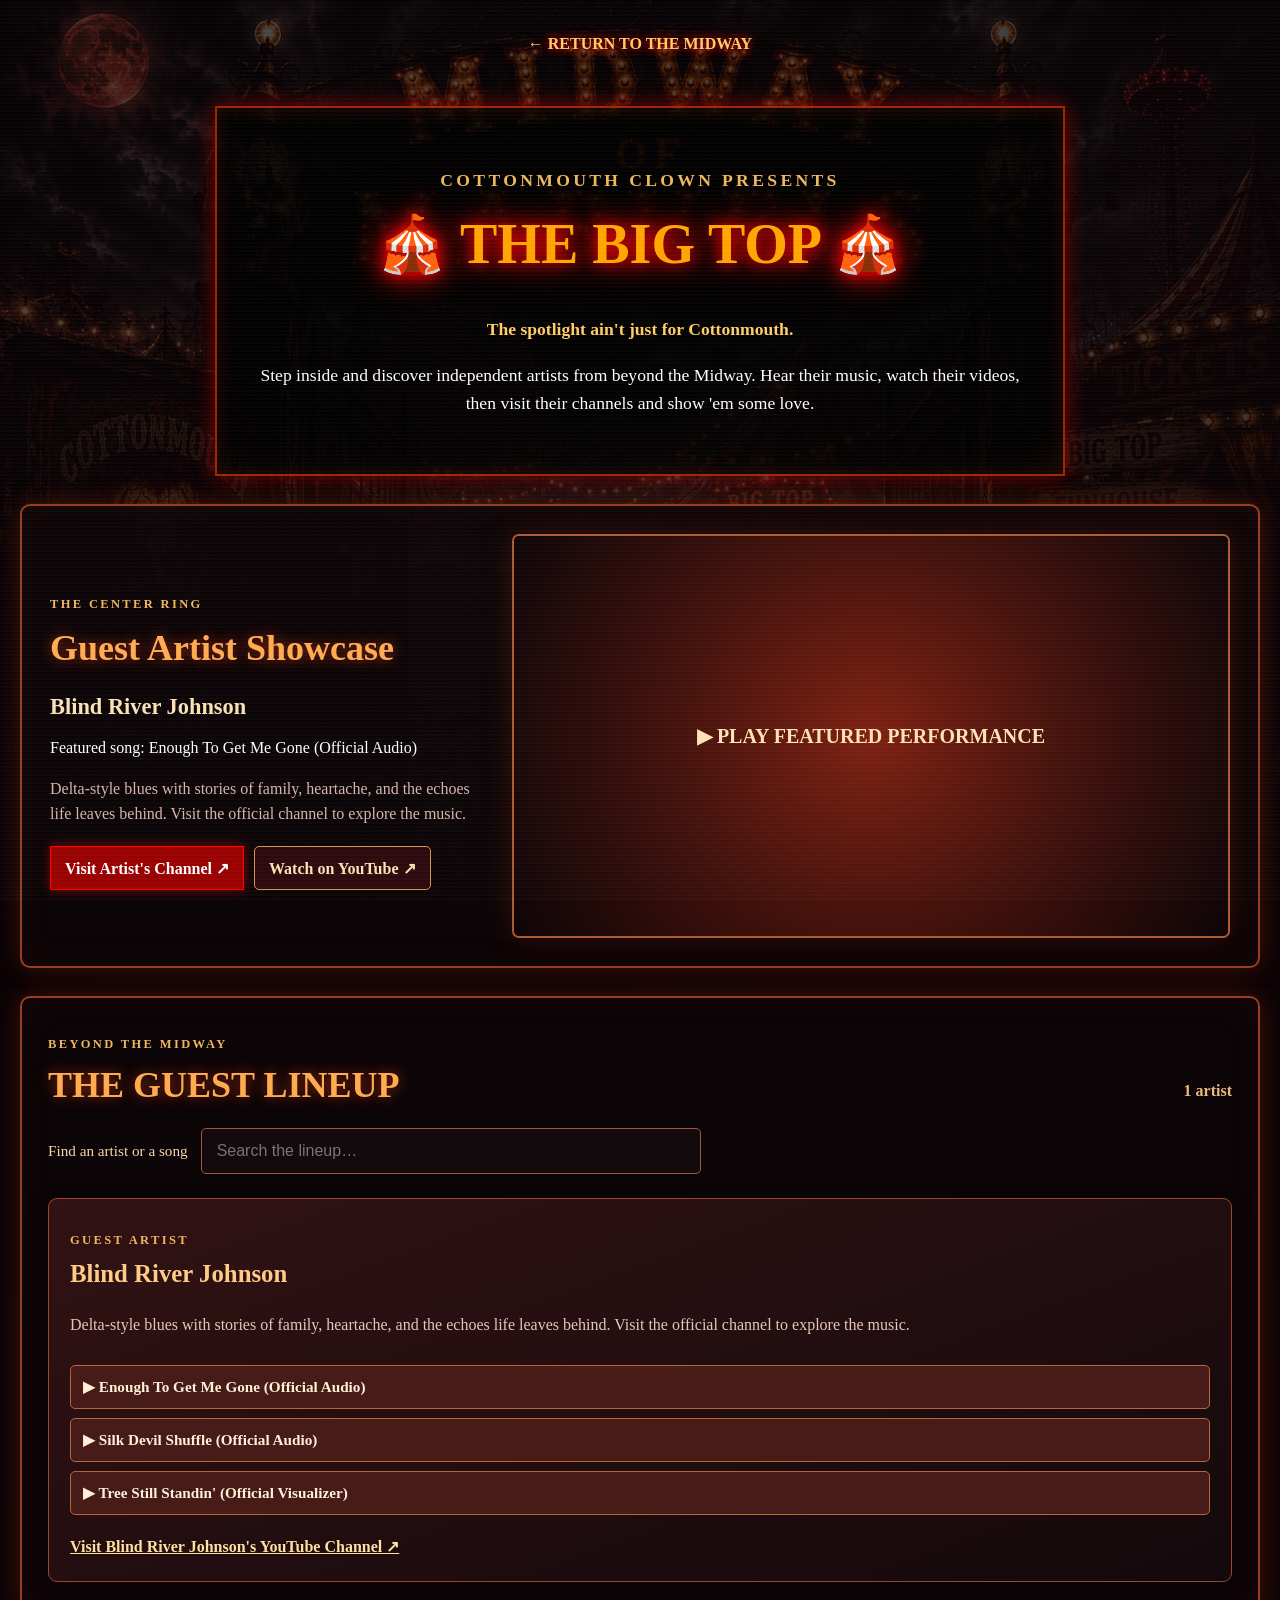
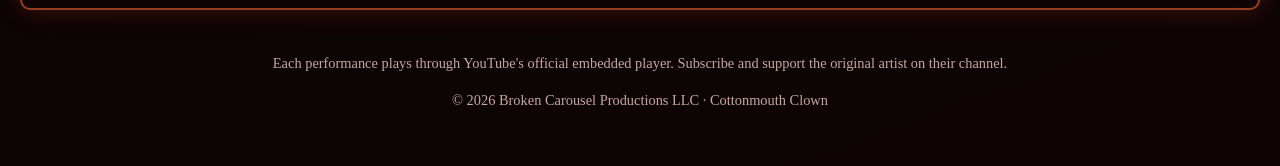
<file: bigtop.html>
<!DOCTYPE html>
<html lang="en">
<head>
<meta charset="UTF-8">
<meta name="viewport" content="width=device-width,initial-scale=1">
<meta name="theme-color" content="#100808">
<meta name="description" content="Step into the Big Top: guest artists, music videos and independent channels featured by Cottonmouth Clown.">
<title>The Big Top — Guest Artists | Cottonmouth Clown</title>
<link rel="stylesheet" href="style.css">
<link rel="stylesheet" href="bigtop.css?v=20261127-2">
</head>
<body class="subpage bigtop-bg">
<div class="projector" aria-hidden="true"></div>
<main class="subpage-wrap bigtop-page">
  <a href="index.html" class="back-button">← RETURN TO THE MIDWAY</a>
  <header class="subpage-card bigtop-heading">
    <p class="bigtop-kicker">COTTONMOUTH CLOWN PRESENTS</p>
    <h1>🎪 THE BIG TOP 🎪</h1>
    <p class="subpage-tagline">The spotlight ain't just for Cottonmouth.</p>
    <p>Step inside and discover independent artists from beyond the Midway. Hear their music, watch their videos, then visit their channels and show 'em some love.</p>
  </header>

  <section class="bigtop-stage" aria-labelledby="stageHeading">
    <div class="bigtop-stage-info">
      <p class="bigtop-kicker">THE CENTER RING</p>
      <h2 id="stageHeading">Guest Artist Showcase</h2>
      <h3 id="stageArtist">The stage is being set…</h3>
      <p id="stageSong">Choose a performance from the artist cards below.</p>
      <p id="stageDescription" class="bigtop-stage-description">Every featured artist gets a direct link to their own channel. The music belongs to its creator.</p>
      <div class="bigtop-stage-links">
        <a id="stageChannel" class="listen-button hidden" target="_blank" rel="noopener noreferrer">Visit Artist's Channel ↗</a>
        <a id="stageVideo" class="bigtop-outline-button hidden" target="_blank" rel="noopener noreferrer">Watch on YouTube ↗</a>
      </div>
    </div>
    <div class="bigtop-video" id="videoContainer">
      <div class="bigtop-video-placeholder" id="stagePlaceholder">
        <span aria-hidden="true">🎤</span>
        <strong>THE NEXT ACT IS COMING</strong>
        <p>The spotlight is ready. The guest artist lineup is being assembled.</p>
      </div>
    </div>
  </section>

  <section class="bigtop-lineup" aria-labelledby="lineupHeading">
    <div class="bigtop-lineup-title">
      <div><p class="bigtop-kicker">BEYOND THE MIDWAY</p><h2 id="lineupHeading">THE GUEST LINEUP</h2></div>
      <p id="artistCount" class="bigtop-count" aria-live="polite"></p>
    </div>
    <div class="bigtop-tools">
      <label for="artistSearch">Find an artist or a song</label>
      <input id="artistSearch" type="search" placeholder="Search the lineup…" autocomplete="off">
    </div>
    <div id="artistLineup" class="bigtop-artist-grid" aria-live="polite">
      <p class="bigtop-empty">Checking the lineup…</p>
    </div>
  </section>

  <footer class="bigtop-footer">
    <p>Each performance plays through YouTube's official embedded player. Subscribe and support the original artist on their channel.</p>
    <p>© 2026 Broken Carousel Productions LLC · Cottonmouth Clown</p>
  </footer>
</main>
<script defer src="bigtop.js?v=20261127-2"></script>
</body>
</html>
</file>
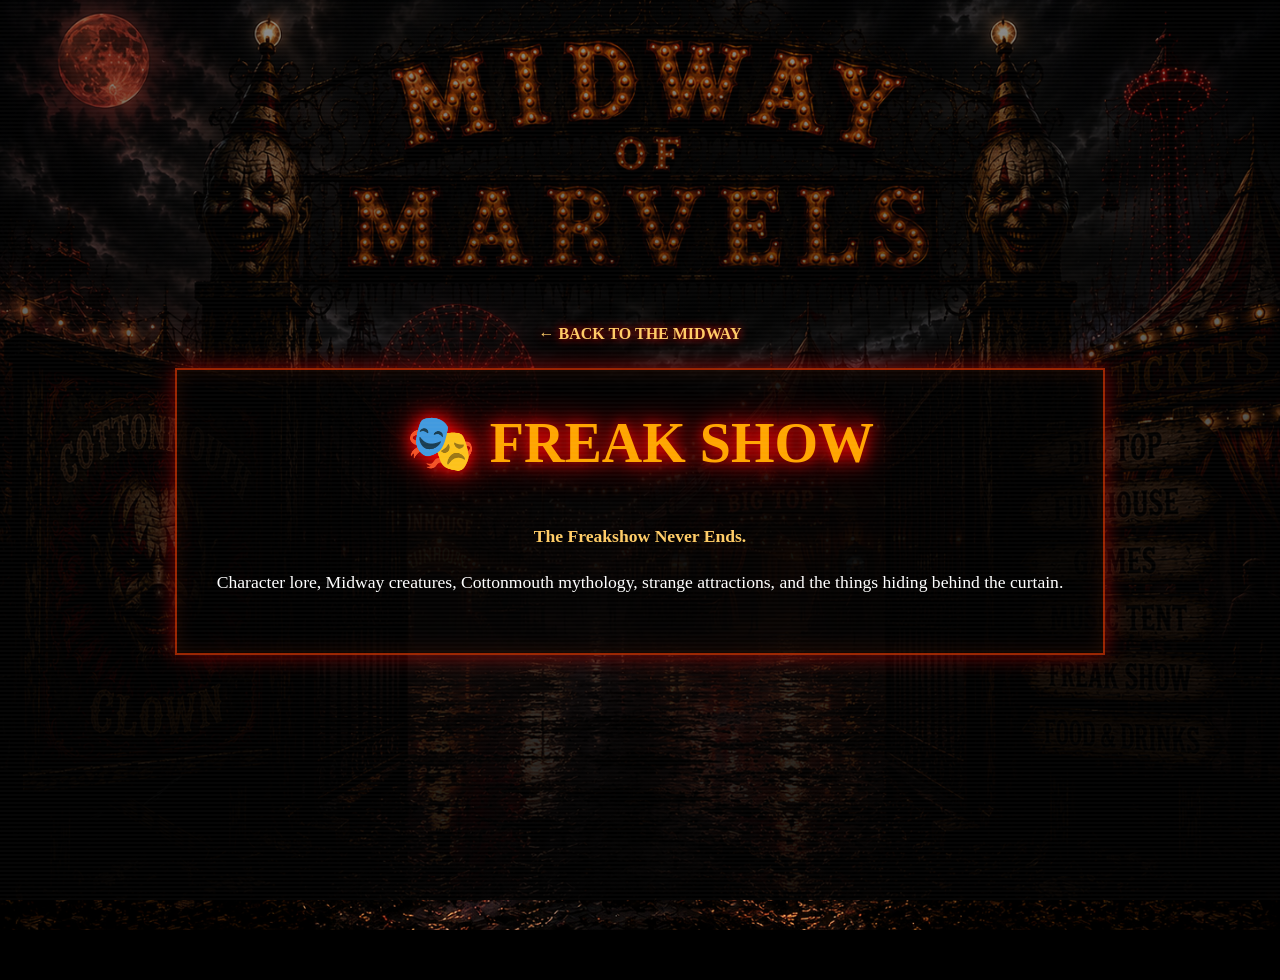
<file: freakshow.html>
<!DOCTYPE html>
<html lang="en">
<head>
<meta charset="UTF-8">
<meta name="viewport" content="width=device-width, initial-scale=1.0">
<title>Freak Show - Cottonmouth Clown</title>
<link rel="stylesheet" href="style.css">
</head>

<body class="subpage">

<div class="projector"></div>

<main class="subpage-wrap">
    <a href="index.html" class="back-button">← BACK TO THE MIDWAY</a>

    <section class="subpage-card">
        <h1>🎭 FREAK SHOW</h1>
        <p class="subpage-tagline">The Freakshow Never Ends.</p>

        <p>
            Character lore, Midway creatures, Cottonmouth mythology,
            strange attractions, and the things hiding behind the curtain.
        </p>
    </section>
</main>

</body>
</html>
</file>
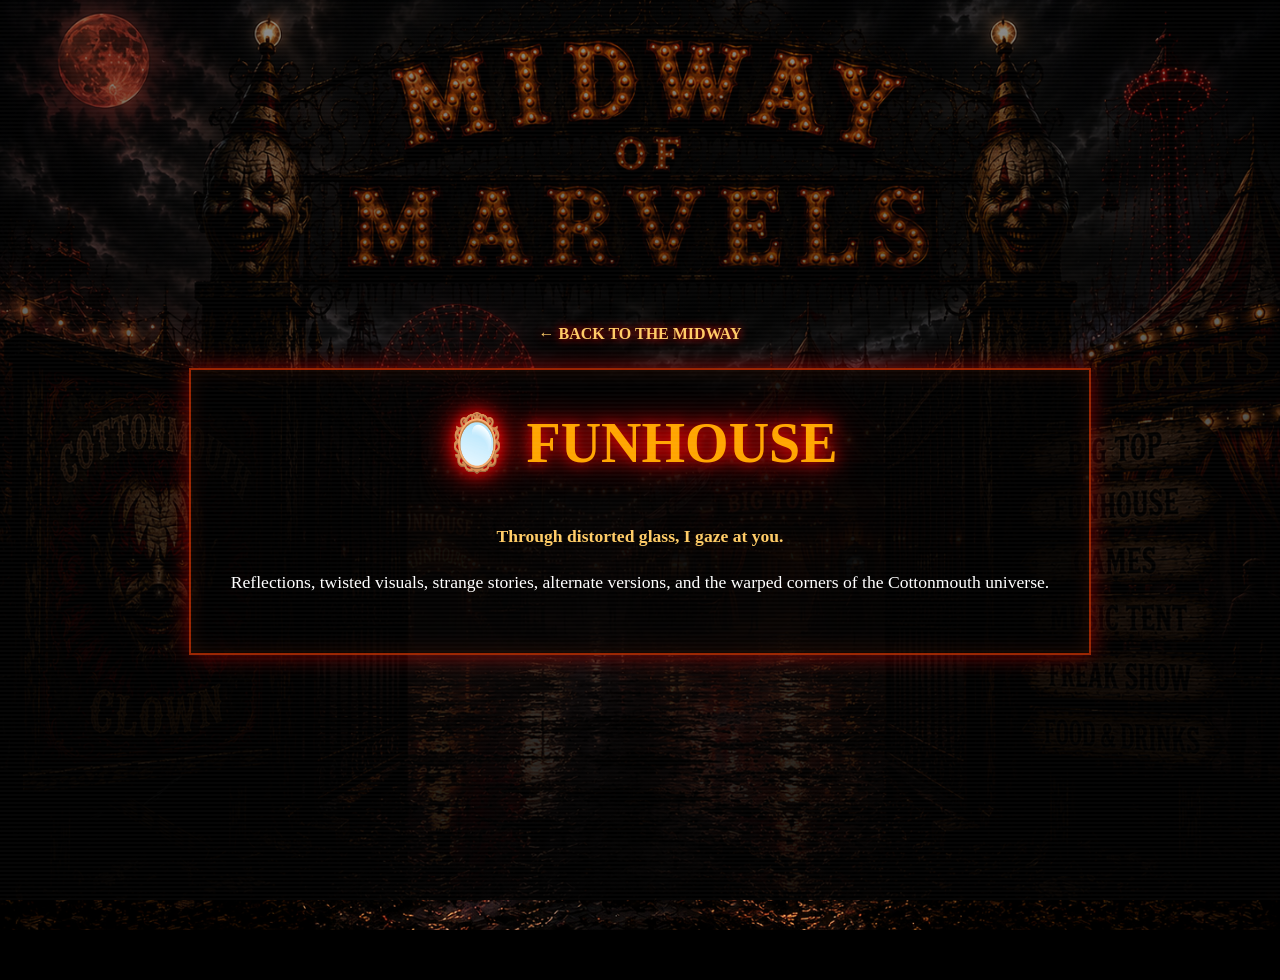
<file: funhouse.html>
<!DOCTYPE html>
<html lang="en">
<head>
<meta charset="UTF-8">
<meta name="viewport" content="width=device-width, initial-scale=1.0">
<title>Funhouse - Cottonmouth Clown</title>
<link rel="stylesheet" href="style.css">
</head>

<body class="subpage">

<div class="projector"></div>

<main class="subpage-wrap">
    <a href="index.html" class="back-button">← BACK TO THE MIDWAY</a>

    <section class="subpage-card">
        <h1>🪞 FUNHOUSE</h1>
        <p class="subpage-tagline">Through distorted glass, I gaze at you.</p>

        <p>
            Reflections, twisted visuals, strange stories, alternate versions,
            and the warped corners of the Cottonmouth universe.
        </p>
    </section>
</main>

</body>
</html>
</file>
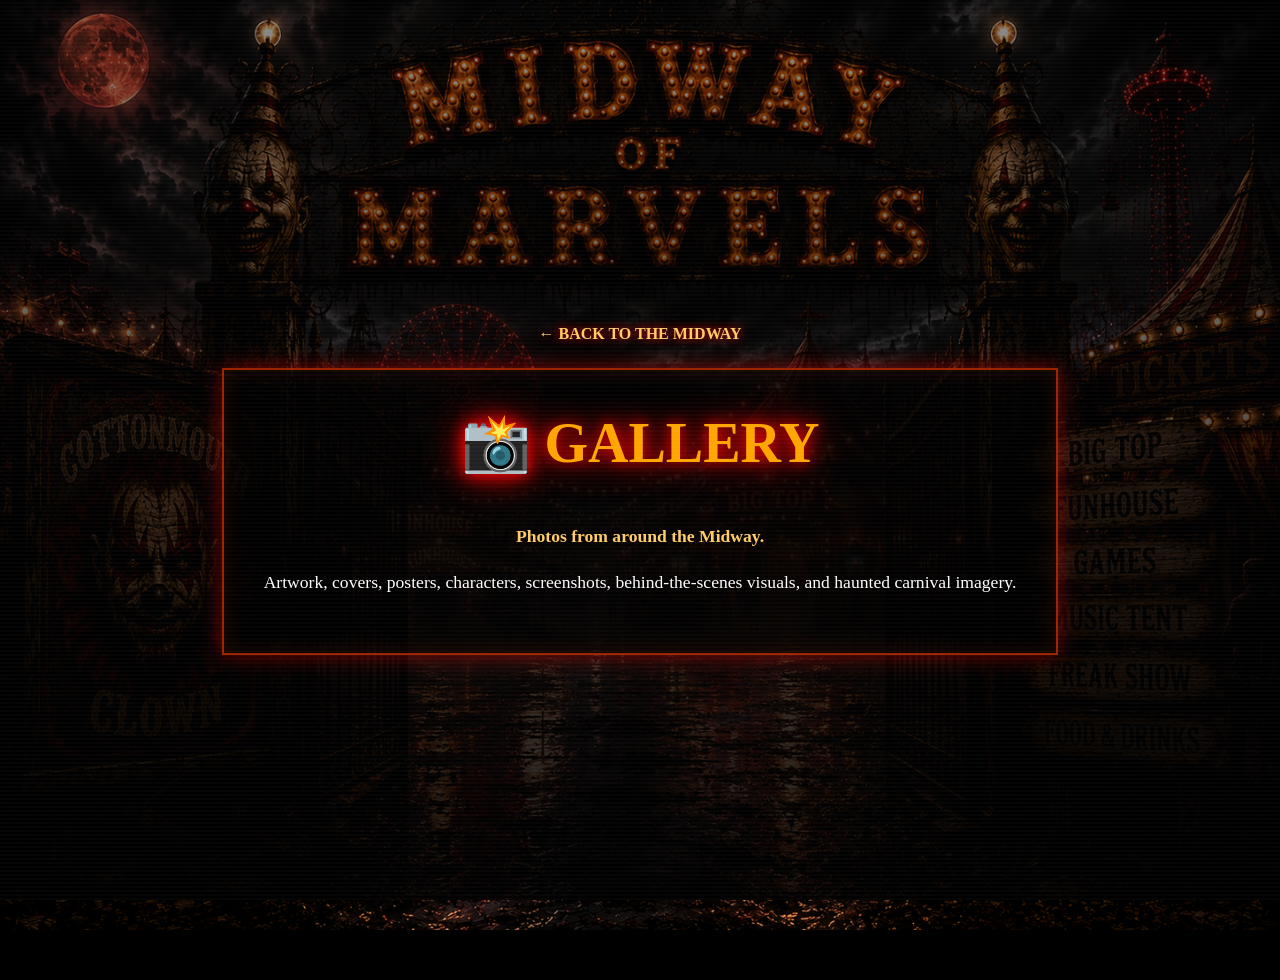
<file: gallery.html>
<!DOCTYPE html>
<html lang="en">
<head>
<meta charset="UTF-8">
<meta name="viewport" content="width=device-width, initial-scale=1.0">
<title>Gallery - Cottonmouth Clown</title>
<link rel="stylesheet" href="style.css">
</head>

<body class="subpage">

<div class="projector"></div>

<main class="subpage-wrap">
    <a href="index.html" class="back-button">← BACK TO THE MIDWAY</a>

    <section class="subpage-card">
        <h1>📸 GALLERY</h1>
        <p class="subpage-tagline">Photos from around the Midway.</p>

        <p>
            Artwork, covers, posters, characters, screenshots,
            behind-the-scenes visuals, and haunted carnival imagery.
        </p>
    </section>
</main>

</body>
</html>
</file>
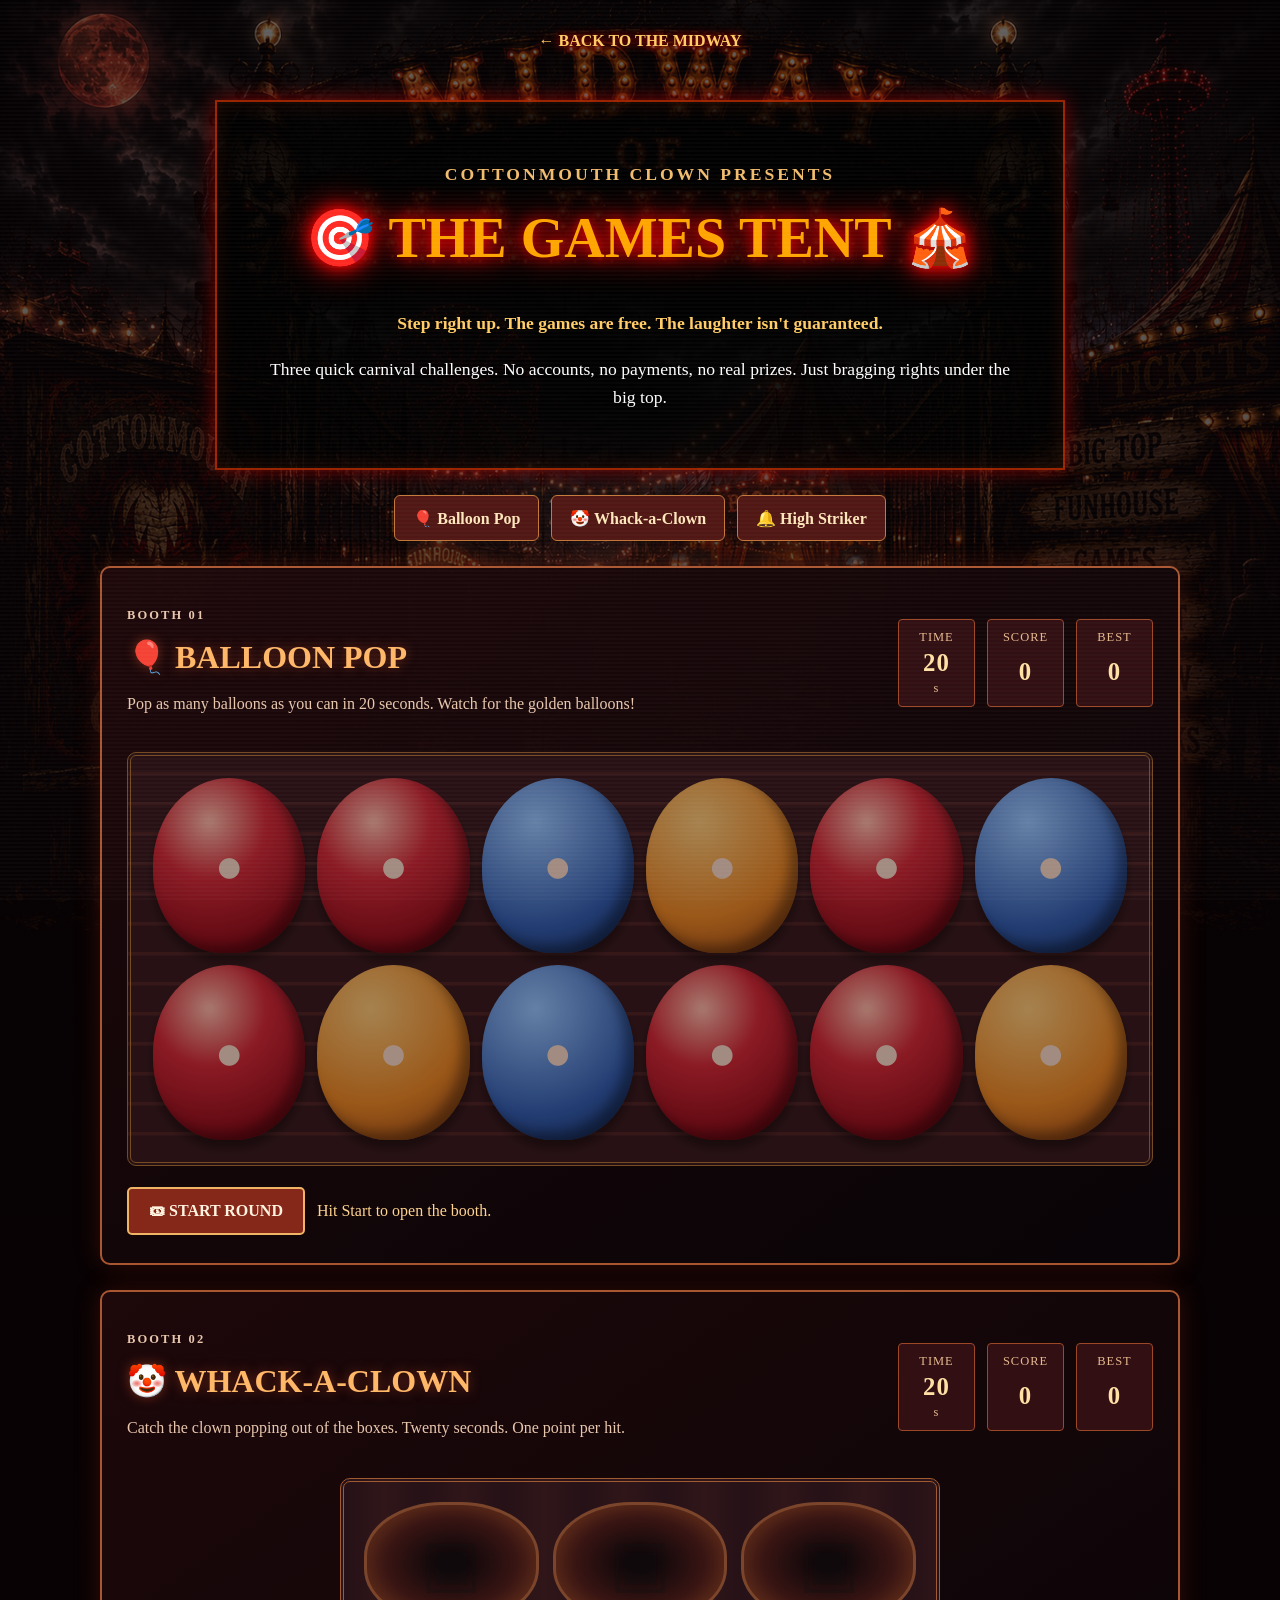
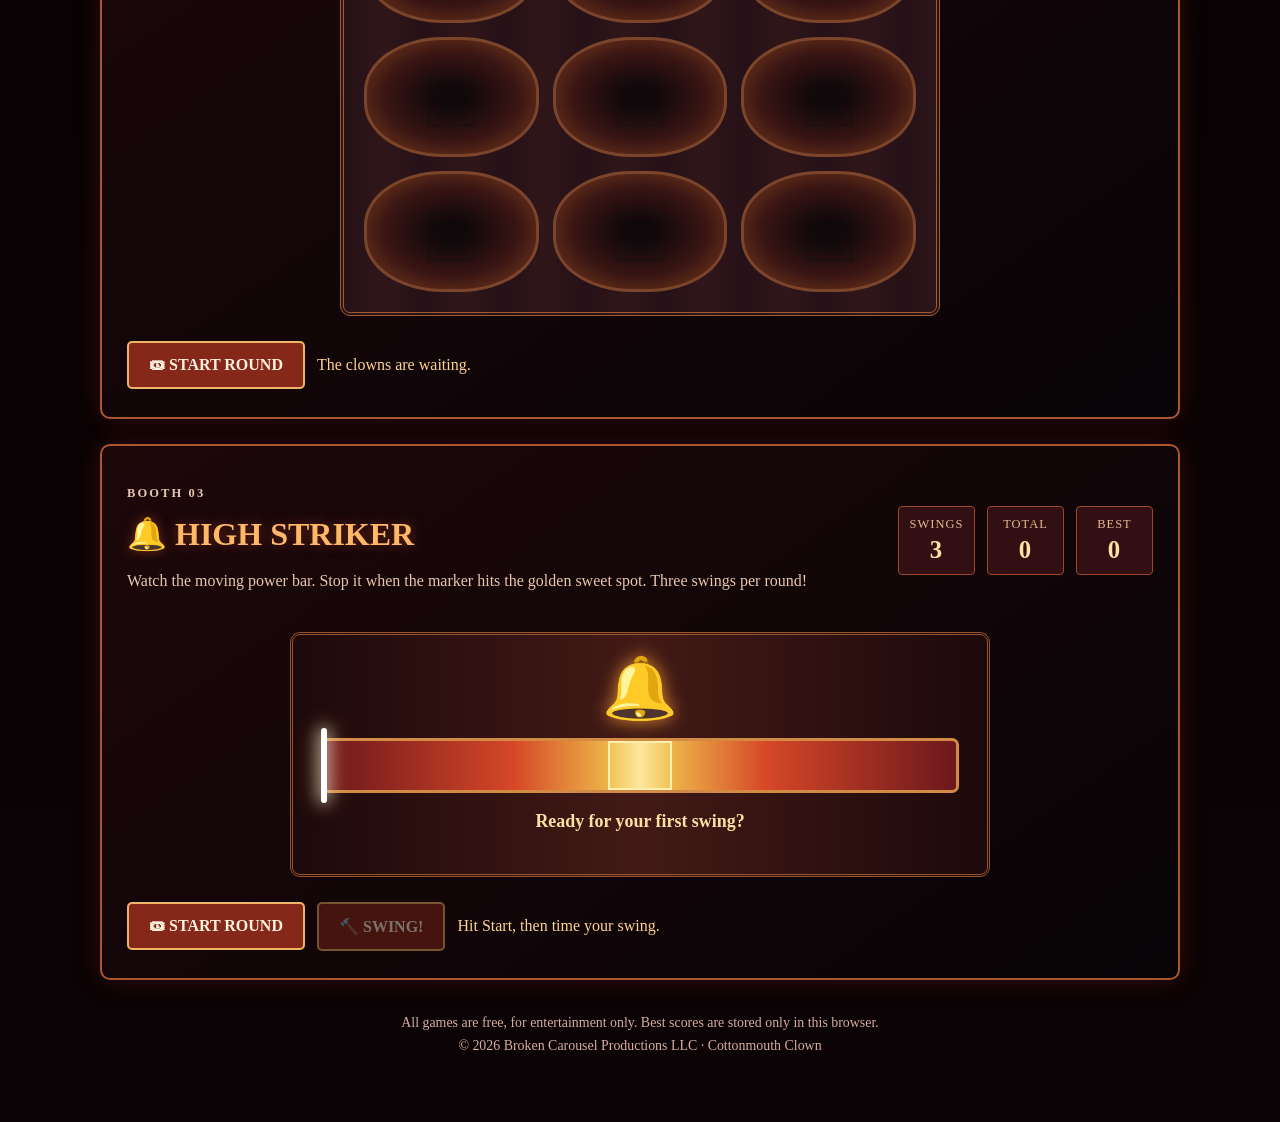
<file: games.html>
<!DOCTYPE html>
<html lang="en">
<head>
<meta charset="UTF-8"><meta name="viewport" content="width=device-width,initial-scale=1">
<meta name="description" content="Play free carnival mini-games at Cottonmouth Clown's Midway: Balloon Pop, Whack-a-Clown, and the High Striker.">
<title>Games Tent — Cottonmouth Clown</title>
<link rel="stylesheet" href="style.css">
<link rel="stylesheet" href="games.css?v=20261127-1">
</head>
<body class="subpage games-tent-bg">
<div class="projector" aria-hidden="true"></div>
<main class="subpage-wrap games-page">
<a class="back-button" href="index.html">← BACK TO THE MIDWAY</a>
<header class="subpage-card games-heading">
<p class="games-eyebrow">COTTONMOUTH CLOWN PRESENTS</p>
<h1>🎯 THE GAMES TENT 🎪</h1>
<p class="subpage-tagline">Step right up. The games are free. The laughter isn't guaranteed.</p>
<p>Three quick carnival challenges. No accounts, no payments, no real prizes. Just bragging rights under the big top.</p>
</header>
<nav class="game-directory" aria-label="Choose a carnival game">
<a href="#balloonGame">🎈 Balloon Pop</a>
<a href="#clownGame">🤡 Whack-a-Clown</a>
<a href="#strikerGame">🔔 High Striker</a>
</nav>
<section id="balloonGame" class="game-booth" aria-labelledby="balloonHeading">
<div class="game-booth-header"><div><p class="games-eyebrow">BOOTH 01</p><h2 id="balloonHeading">🎈 BALLOON POP</h2><p>Pop as many balloons as you can in 20 seconds. Watch for the golden balloons!</p></div>
<div class="game-readout"><span>TIME <strong id="balloonTime">20</strong>s</span><span>SCORE <strong id="balloonScore">0</strong></span><span>BEST <strong id="balloonBest">0</strong></span></div></div>
<div id="balloonBoard" class="balloon-board" role="group" aria-label="Balloon targets"></div>
<div class="game-actions"><button id="balloonStart" type="button">🎟 START ROUND</button><p class="game-message" id="balloonMessage" role="status" aria-live="polite">Hit Start to open the booth.</p></div>
</section>
<section id="clownGame" class="game-booth" aria-labelledby="clownHeading">
<div class="game-booth-header"><div><p class="games-eyebrow">BOOTH 02</p><h2 id="clownHeading">🤡 WHACK-A-CLOWN</h2><p>Catch the clown popping out of the boxes. Twenty seconds. One point per hit.</p></div>
<div class="game-readout"><span>TIME <strong id="clownTime">20</strong>s</span><span>SCORE <strong id="clownScore">0</strong></span><span>BEST <strong id="clownBest">0</strong></span></div></div>
<div id="clownBoard" class="clown-board" role="group" aria-label="Whack-a-clown boxes"></div>
<div class="game-actions"><button id="clownStart" type="button">🎟 START ROUND</button><p class="game-message" id="clownMessage" role="status" aria-live="polite">The clowns are waiting.</p></div>
</section>
<section id="strikerGame" class="game-booth" aria-labelledby="strikerHeading">
<div class="game-booth-header"><div><p class="games-eyebrow">BOOTH 03</p><h2 id="strikerHeading">🔔 HIGH STRIKER</h2><p>Watch the moving power bar. Stop it when the marker hits the golden sweet spot. Three swings per round!</p></div>
<div class="game-readout"><span>SWINGS <strong id="strikerSwings">3</strong></span><span>TOTAL <strong id="strikerScore">0</strong></span><span>BEST <strong id="strikerBest">0</strong></span></div></div>
<div class="striker-stage">
<div class="striker-bell" aria-hidden="true">🔔</div>
<div class="striker-meter" id="strikerMeter" role="img" aria-label="Power bar with a center golden sweet spot">
<div class="striker-perfect" aria-hidden="true"></div><div id="strikerMarker" class="striker-marker" aria-hidden="true"></div>
</div>
<p id="strikerPower" class="striker-power">Ready for your first swing?</p>
</div>
<div class="game-actions"><button id="strikerStart" type="button">🎟 START ROUND</button><button id="strikerHit" type="button" disabled>🔨 SWING!</button><p class="game-message" id="strikerMessage" role="status" aria-live="polite">Hit Start, then time your swing.</p></div>
</section>
<footer class="games-footer">All games are free, for entertainment only. Best scores are stored only in this browser.<br>© 2026 Broken Carousel Productions LLC · Cottonmouth Clown</footer>
</main>
<script defer src="games.js?v=20261127-1"></script>
</body>
</html>
</file>
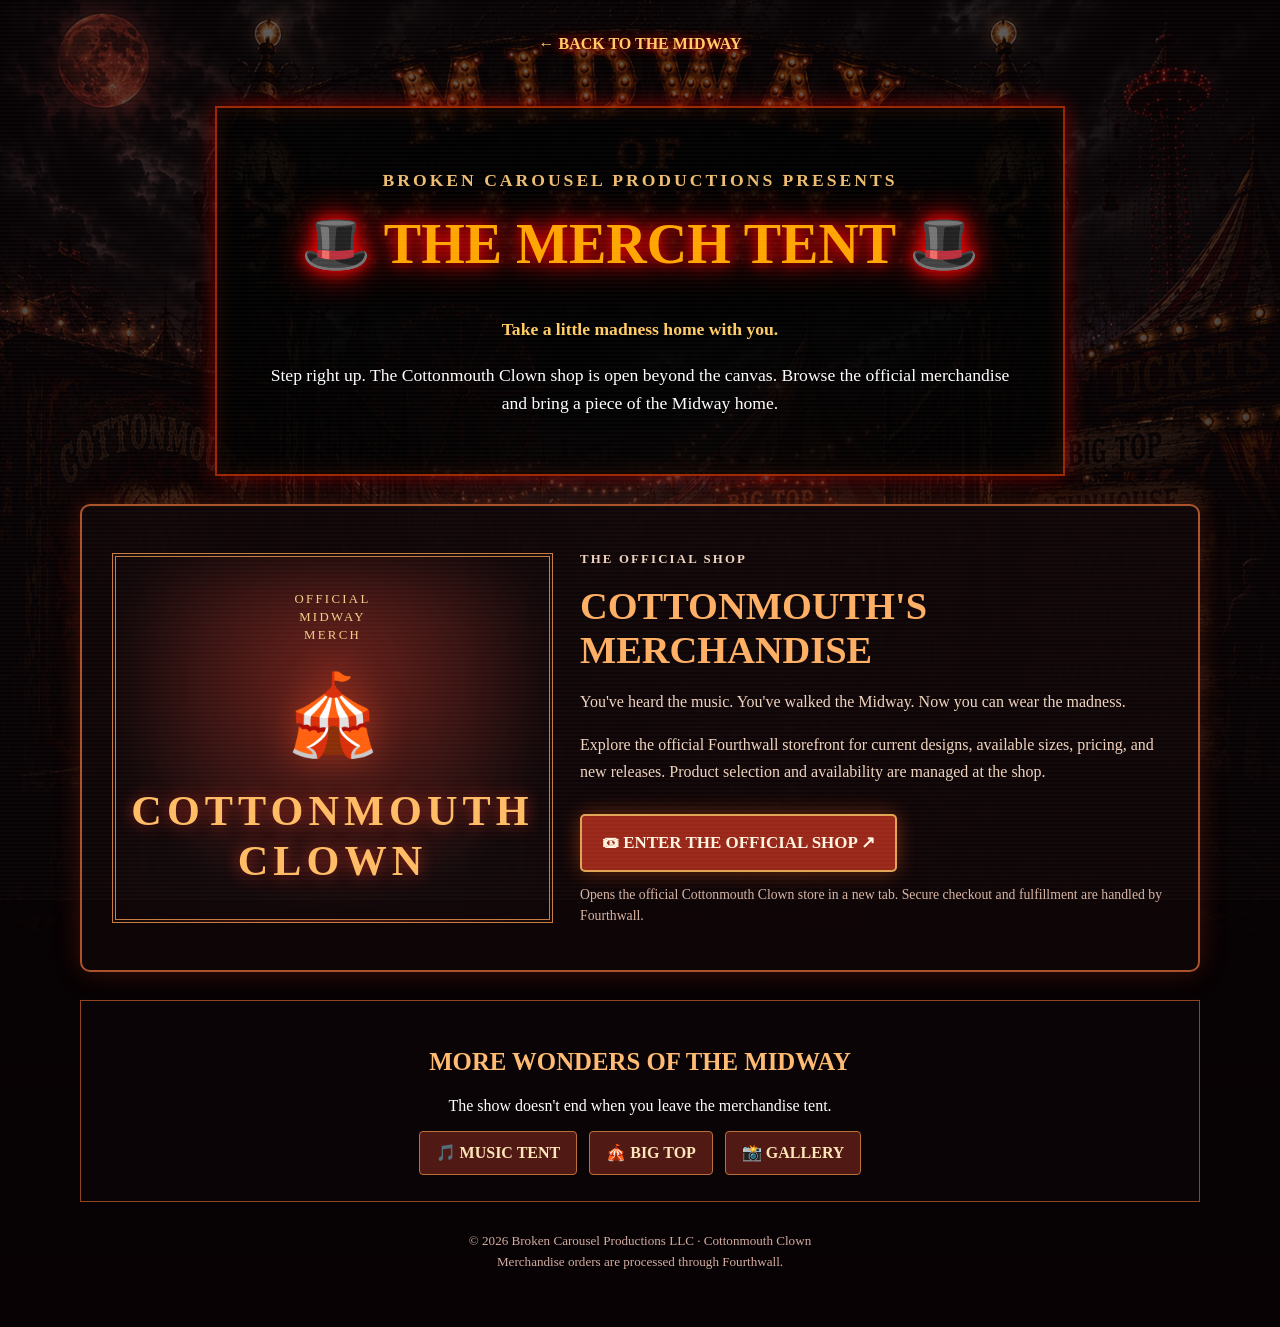
<file: merch.html>
<!DOCTYPE html>
<html lang="en">
<head>
<meta charset="UTF-8">
<meta name="viewport" content="width=device-width,initial-scale=1">
<meta name="theme-color" content="#110708">
<meta name="description" content="Shop official Cottonmouth Clown merchandise at the Midway Merch Tent. Secure checkout powered by Fourthwall.">
<title>Merch Tent — Cottonmouth Clown | The Midway</title>
<link rel="stylesheet" href="style.css?v=20261127-merch-tent-1">
</head>
<body class="subpage merch-tent-bg">
<div class="projector" aria-hidden="true"></div>
<main class="subpage-wrap merch-page">
  <a href="index.html" class="back-button">← BACK TO THE MIDWAY</a>
  <header class="subpage-card merch-heading">
    <p class="merch-eyebrow">BROKEN CAROUSEL PRODUCTIONS PRESENTS</p>
    <h1>🎩 THE MERCH TENT 🎩</h1>
    <p class="subpage-tagline">Take a little madness home with you.</p>
    <p>Step right up. The Cottonmouth Clown shop is open beyond the canvas. Browse the official merchandise and bring a piece of the Midway home.</p>
  </header>

  <section class="merch-display" aria-labelledby="merchCallout">
    <div class="merch-display-art" aria-hidden="true">
      <span class="merch-ticket">OFFICIAL<br>MIDWAY<br>MERCH</span>
      <span class="merch-circlet">🎪</span>
      <span class="merch-label">COTTONMOUTH<br>CLOWN</span>
    </div>
    <div class="merch-display-text">
      <p class="merch-eyebrow">THE OFFICIAL SHOP</p>
      <h2 id="merchCallout">COTTONMOUTH'S MERCHANDISE</h2>
      <p>You've heard the music. You've walked the Midway. Now you can wear the madness.</p>
      <p>Explore the official Fourthwall storefront for current designs, available sizes, pricing, and new releases. Product selection and availability are managed at the shop.</p>
      <a class="merch-shop-button" href="https://cottonmouth-clown-shop.fourthwall.com/" target="_blank" rel="noopener noreferrer">🎟 ENTER THE OFFICIAL SHOP ↗</a>
      <p class="merch-shop-note">Opens the official Cottonmouth Clown store in a new tab. Secure checkout and fulfillment are handled by Fourthwall.</p>
    </div>
  </section>

  <section class="merch-footer-card" aria-labelledby="merchFooterHeading">
    <h2 id="merchFooterHeading">MORE WONDERS OF THE MIDWAY</h2>
    <p>The show doesn't end when you leave the merchandise tent.</p>
    <div class="merch-more-links">
      <a href="music.html">🎵 MUSIC TENT</a>
      <a href="bigtop.html">🎪 BIG TOP</a>
      <a href="gallery.html">📸 GALLERY</a>
    </div>
  </section>

  <footer class="merch-footer">© 2026 Broken Carousel Productions LLC · Cottonmouth Clown<br>Merchandise orders are processed through Fourthwall.</footer>
</main>
</body>
</html>
</file>
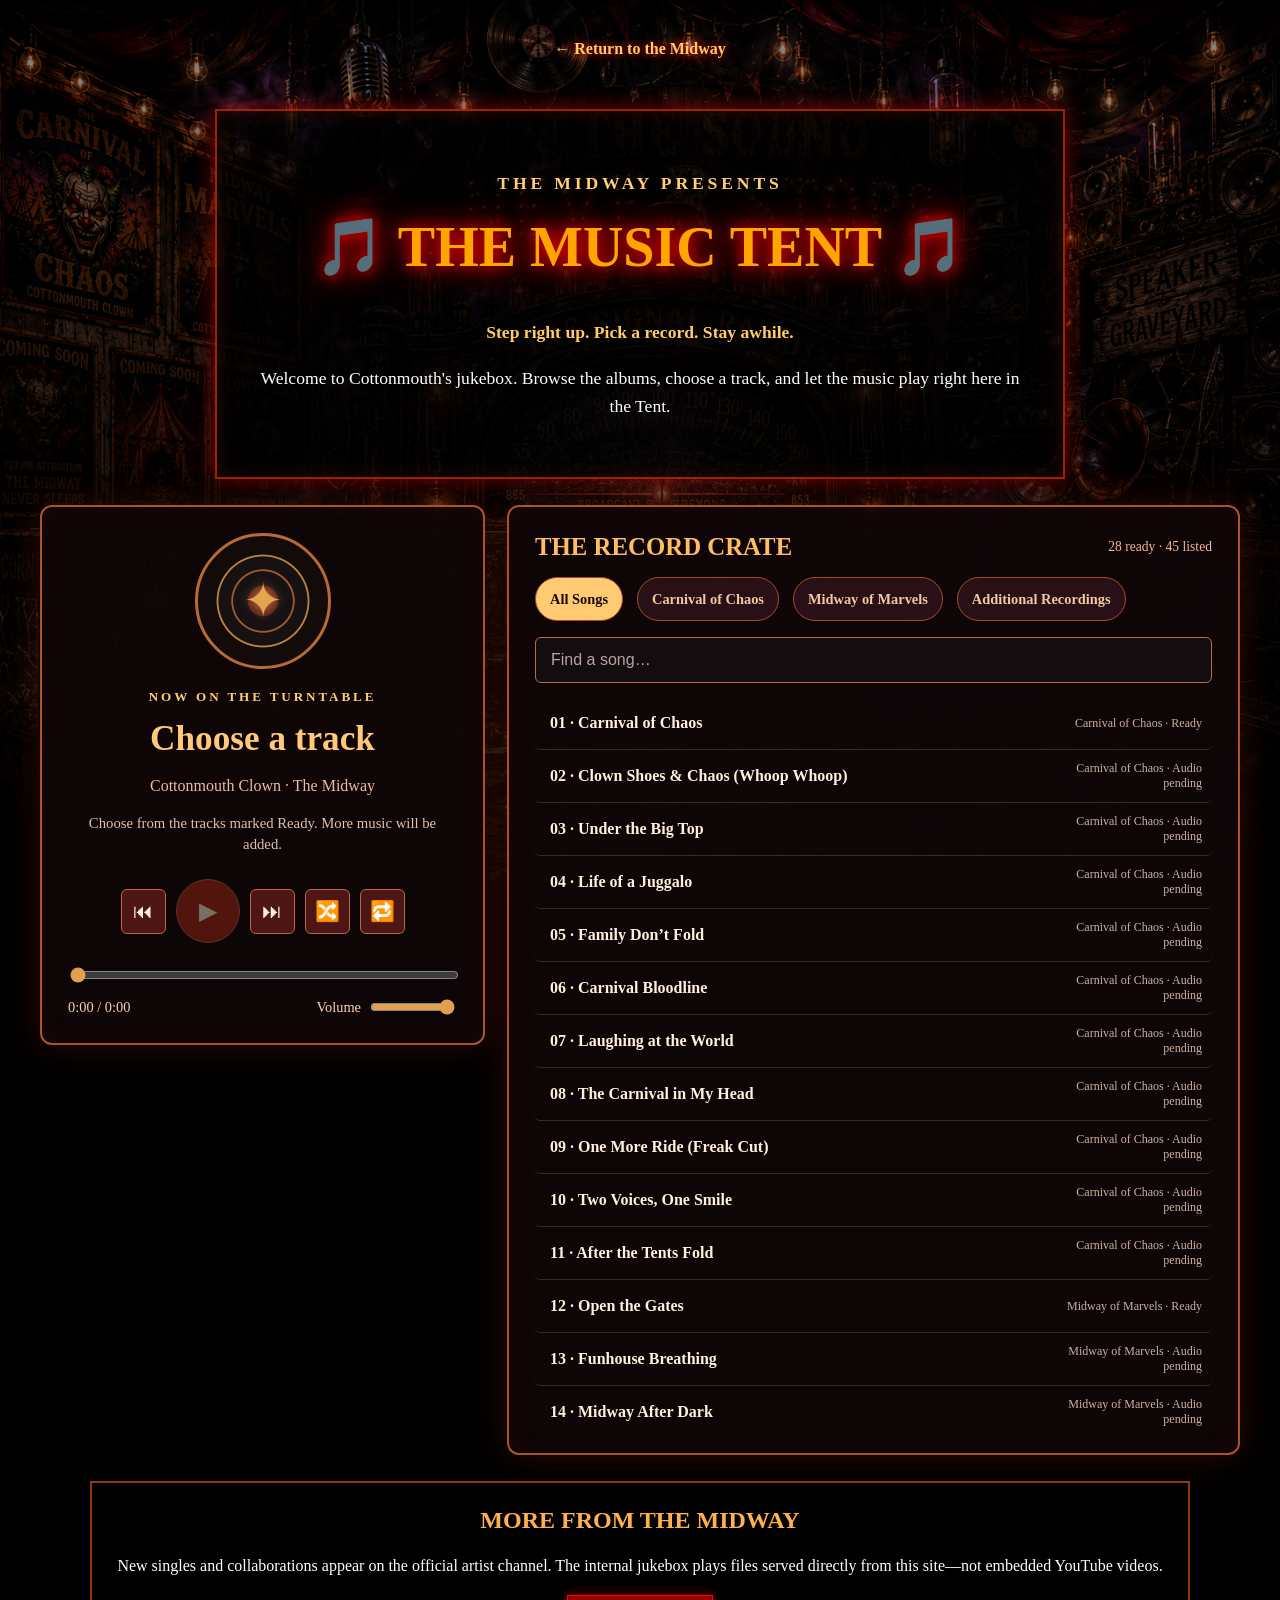
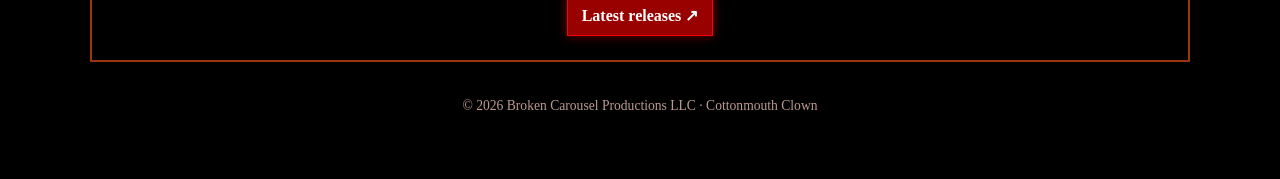
<file: music.html>
<!DOCTYPE html>
<html lang="en">
<head>
<meta charset="UTF-8">
<meta name="viewport" content="width=device-width, initial-scale=1">
<meta name="theme-color" content="#100807">
<meta name="description" content="Listen to Cottonmouth Clown in the Midway Music Tent: a private in-site jukebox for Carnival of Chaos and Midway of Marvels.">
<title>Music Tent — Cottonmouth Clown</title>
<link rel="stylesheet" href="style.css">
</head>
<body class="subpage music-tent-bg">
<main class="subpage-wrap music-page jukebox-page">
  <a href="index.html" class="back-button">← Return to the Midway</a>
  <header class="subpage-card jukebox-header">
    <p class="jukebox-eyebrow">THE MIDWAY PRESENTS</p>
    <h1>🎵 THE MUSIC TENT 🎵</h1>
    <p class="subpage-tagline">Step right up. Pick a record. Stay awhile.</p>
    <p>Welcome to Cottonmouth's jukebox. Browse the albums, choose a track, and let the music play right here in the Tent.</p>
  </header>
  <section class="jukebox-shell" aria-label="Cottonmouth Clown music player">
    <div class="jukebox-screen">
      <p class="jukebox-eyebrow">NOW ON THE TURNTABLE</p>
      <h2 id="nowTitle">Choose a track</h2>
      <p id="nowAlbum">Cottonmouth Clown · The Midway</p>
      <p class="jukebox-status" id="playerStatus" role="status" aria-live="polite">Preparing the jukebox…</p>
      <audio id="tentAudio" preload="none"></audio>
      <div class="jukebox-controls">
        <button type="button" id="previousTrack" aria-label="Previous track">⏮</button>
        <button type="button" id="playToggle" class="main-play" aria-label="Play or pause" disabled>▶</button>
        <button type="button" id="nextTrack" aria-label="Next track">⏭</button>
        <button type="button" id="shuffleToggle" aria-label="Shuffle" aria-pressed="false">🔀</button>
        <button type="button" id="repeatToggle" aria-label="Repeat track" aria-pressed="false">🔁</button>
      </div>
      <label class="sr-only" for="seekTrack">Seek through track</label>
      <input type="range" id="seekTrack" min="0" max="100" value="0" step=".1">
      <div class="jukebox-bottom"><span id="trackTime">0:00 / 0:00</span>
        <label for="volumeTrack">Volume <input id="volumeTrack" type="range" min="0" max="100" value="100"></label></div>
    </div>
    <div class="jukebox-library">
      <div class="jukebox-library-head"><h2>THE RECORD CRATE</h2><span id="queueCount"></span></div>
      <div id="albumButtons" class="album-choices" aria-label="Filter by album"></div>
      <label for="trackSearch" class="sr-only">Find a song</label>
      <input type="search" id="trackSearch" placeholder="Find a song…" autocomplete="off">
      <ol id="trackList" class="jukebox-list"></ol>
    </div>
  </section>
  <section class="latest-music">
    <h2>MORE FROM THE MIDWAY</h2>
    <p>New singles and collaborations appear on the official artist channel. The internal jukebox plays files served directly from this site—not embedded YouTube videos.</p>
    <a class="listen-button" href="https://www.youtube.com/@therealcottonmouthclown/videos" target="_blank" rel="noopener noreferrer">Latest releases ↗</a>
  </section>
  <footer class="jukebox-footer">© 2026 Broken Carousel Productions LLC · Cottonmouth Clown</footer>
</main>
<script src="music-library.js"></script>
<script src="music-player.js"></script>
</body>
</html>
</file>
<file: style.css>
html, body{
margin:0;
padding:0;
background:black;
color:white;
font-family:Georgia, serif;
overflow-x:hidden;
scroll-behavior:smooth;
}

.projector{
position:fixed;
inset:0;
pointer-events:none;
opacity:.05;
z-index:9999;
background:repeating-linear-gradient(
to bottom,
transparent 0px,
transparent 2px,
white 3px,
transparent 4px
);
}

.hidden{
display:none !important;
}

/* LANDING */

#landing{
width:100vw;
height:100vh;
position:relative;
display:flex;
justify-content:center;
align-items:center;
overflow:hidden;
background:black;
}

#landing::before{
content:"";
position:absolute;
inset:0;
background:url("assets/images/websitebackgroundclosed.png");
background-size:cover;
background-position:center;
background-repeat:no-repeat;
filter:blur(15px) brightness(.35);
transform:scale(1.1);
z-index:0;
}

#landing::after{
content:"";
position:absolute;
inset:0;
background:url("assets/images/websitebackgroundclosed.png");
background-size:contain;
background-position:center;
background-repeat:no-repeat;
z-index:1;
}

.landing-content{
position:relative;
z-index:2;
text-align:center;
max-width:1300px;
padding:20px;
}

.landing-content h1{
color:orange;
font-size:5rem;
margin:0 0 20px 0;
text-shadow:0 0 15px red, 0 0 35px red;
}

.tagline{
font-size:1.6rem;
font-weight:bold;
margin:0 0 15px 0;
text-shadow:0 0 10px black;
}

.warning-box{
max-width:620px;
margin:18px auto 22px auto;
padding:15px 25px;
background:rgba(0,0,0,.68);
border:2px solid #ff3300;
box-shadow:
0 0 15px rgba(255,80,0,.7),
inset 0 0 18px rgba(255,80,0,.12);
backdrop-filter:blur(4px);
}

.warning-box h3{
color:#ffcc66;
margin:0 0 10px 0;
font-size:1.05rem;
text-shadow:0 0 10px orange;
}

.warning-box p{
margin:8px 0;
font-size:1rem;
line-height:1.35;
text-shadow:0 0 8px black;
}

#enterButton{
background:#990000;
color:white;
border:2px solid red;
padding:16px 45px;
font-size:1.2rem;
font-weight:bold;
cursor:pointer;
box-shadow:0 0 15px red;
transition:.3s;
}

#enterButton:hover{
background:red;
transform:scale(1.05);
}

/* GATE FLASH */

#gateFlash{
display:none;
position:fixed;
inset:0;
background:black;
z-index:9998;
justify-content:center;
align-items:center;
color:orange;
font-size:5rem;
font-weight:bold;
text-align:center;
text-shadow:0 0 20px red, 0 0 50px red;
}

#gateFlash.show{
display:flex;
animation:gateFlicker .15s infinite;
}

@keyframes gateFlicker{
0%{opacity:1;}
50%{opacity:.45;}
100%{opacity:1;}
}

.fade-out{
animation:fadeOut 1s forwards;
}

@keyframes fadeOut{
from{opacity:1;}
to{opacity:0;}
}

/* MIDWAY HERO */

#midway{
background:black;
min-height:100vh;
}

.midway-hero{
position:relative;
width:100vw;
min-height:100vh;
background:black;
overflow:hidden;
display:flex;
justify-content:center;
align-items:center;
}

.midway-hero::before{
content:"";
position:absolute;
inset:0;
background:url("assets/images/websitebackgroundopen.png");
background-size:cover;
background-position:center;
background-repeat:no-repeat;
filter:blur(18px) brightness(.35);
transform:scale(1.12);
z-index:0;
}

.midway-image{
position:absolute;
inset:0;
width:100%;
height:100%;
object-fit:contain;
object-position:center;
z-index:1;
}

/* INVISIBLE CLICKABLE WOOD SIGN HOTSPOTS */

#signMenu{
position:absolute;
inset:0;
z-index:5;
pointer-events:none;
}

.sign-link{
position:absolute;
display:block;
pointer-events:auto;
cursor:pointer;
border:none;
background:transparent;
box-shadow:none;
}

.sign-link:hover{
border:none;
background:rgba(255,80,0,.08);
box-shadow:0 0 25px rgba(255,80,0,.35);
}

/* PERFECTED SIGN POSITIONS */

.bigtop-link{
top:48.1%;
right:21%;
width:10%;
height:4%;
}

.funhouse-link{
top:53.9%;
right:21%;
width:10%;
height:4%;
}

.games-link{
top:59.7%;
right:21%;
width:10%;
height:4%;
}

.music-link{
top:65.3%;
right:21%;
width:9%;
height:4%;
}

.freakshow-link{
top:71.2%;
right:21%;
width:9%;
height:4%;
}

.gallery-link{
top:77.1%;
right:21%;
width:9%;
height:4%;
}

/* SUBPAGES */

.subpage{
min-height:100vh;
background:
linear-gradient(rgba(0,0,0,.45), rgba(0,0,0,.9)),
url("assets/images/websitebackgroundopen.png");
background-size:cover;
background-position:center;
background-attachment:fixed;
background-repeat:no-repeat;
}

.music-tent-bg{
background:
linear-gradient(rgba(0,0,0,.45), rgba(0,0,0,.9)),
url("assets/images/musictentimage1.png");
background-size:cover;
background-position:center;
background-attachment:fixed;
background-repeat:no-repeat;
}

.subpage-wrap{
min-height:100vh;
display:flex;
flex-direction:column;
justify-content:center;
align-items:center;
padding:40px 20px;
}

.back-button{
color:#ffcc66;
text-decoration:none;
font-weight:bold;
margin-bottom:25px;
text-shadow:0 0 10px red;
}

.back-button:hover{
color:white;
}

.subpage-card{
max-width:850px;
padding:40px;
background:rgba(0,0,0,.75);
border:2px solid rgba(255,60,0,.6);
box-shadow:
0 0 20px rgba(255,0,0,.45),
inset 0 0 20px rgba(255,80,0,.12);
text-align:center;
}

.subpage-card h1{
color:orange;
font-size:3.5rem;
margin-top:0;
text-shadow:0 0 15px red, 0 0 35px red;
}

.subpage-tagline{
color:#ffcc66;
font-size:1.4rem;
font-weight:bold;
}

.subpage-card p{
font-size:1.1rem;
line-height:1.6;
}

/* MUSIC PAGE */

.music-page{
gap:30px;
}

.music-grid{
width:90%;
max-width:1400px;
margin:30px auto 0 auto;
display:grid;
grid-template-columns:repeat(auto-fit, minmax(320px, 1fr));
gap:30px;
}

.album-card{
scroll-margin-top:40px;
border:2px solid rgba(255,60,0,.55);
background:rgba(0,0,0,.78);
padding:28px;
text-align:center;
box-shadow:
0 0 18px rgba(255,0,0,.35),
inset 0 0 18px rgba(255,80,0,.1);
}

.album-card:target{
border-color:#ffcc66;
box-shadow:
0 0 25px rgba(255,170,0,.85),
0 0 50px rgba(255,0,0,.45),
inset 0 0 22px rgba(255,80,0,.18);
}

.album-card h2{
color:orange;
font-size:2rem;
margin-top:0;
text-shadow:0 0 10px red;
}

.album-card p{
line-height:1.5;
}

.music-links{
margin-top:20px;
display:flex;
flex-wrap:wrap;
justify-content:center;
gap:10px;
}

.music-links a,
.listen-button{
color:white;
text-decoration:none;
background:#990000;
border:1px solid red;
padding:10px 14px;
font-weight:bold;
box-shadow:0 0 10px rgba(255,0,0,.45);
display:inline-block;
}

.music-links a:hover,
.listen-button:hover{
background:red;
}

.featured-track{
scroll-margin-top:40px;
width:90%;
max-width:1000px;
margin:60px auto 0 auto;
padding:30px;
text-align:center;
background:rgba(0,0,0,.75);
border:2px solid rgba(255,60,0,.55);
box-shadow:0 0 18px rgba(255,0,0,.35);
}

.featured-track h2{
color:orange;
text-shadow:0 0 10px red;
}

iframe{
max-width:100%;
border:2px solid rgba(255,80,0,.35);
box-shadow:0 0 16px rgba(255,0,0,.25);
}

/* ALBUM POSTER WALL */

.album-wall{
width:90%;
max-width:1100px;
padding:30px;
margin:30px auto 0 auto;
text-align:center;
background:rgba(0,0,0,.72);
border:2px solid rgba(255,60,0,.55);
box-shadow:
0 0 18px rgba(255,0,0,.35),
inset 0 0 18px rgba(255,80,0,.1);
}

.album-wall h2{
color:orange;
font-size:2rem;
margin-top:0;
text-shadow:0 0 10px red;
}

.album-wall p{
color:#ffcc66;
font-weight:bold;
}

.album-wall-image{
position:relative;
width:100%;
max-width:900px;
height:420px;
margin:20px auto 0 auto;
background:
linear-gradient(rgba(0,0,0,.08), rgba(0,0,0,.25)),
url("assets/images/musictentimage1.png");
background-size:cover;
background-position:left center;
border:2px solid rgba(255,80,0,.5);
box-shadow:0 0 20px rgba(255,0,0,.4);
overflow:hidden;
}

.poster-hotspot{
position:absolute;
display:block;
cursor:pointer;
border:2px solid transparent;
background:rgba(255,80,0,.02);
transition:.25s;
}

.poster-hotspot:hover{
background:rgba(255,120,0,.08);
border-color:rgba(255,204,102,.85);
box-shadow:
0 0 18px rgba(255,170,0,.75),
inset 0 0 18px rgba(255,80,0,.2);
}

.carnival-poster{
left:2.5%;
top:6%;
width:29%;
height:56%;
}

.midway-poster{
left:35%;
top:6%;
width:30%;
height:58%;
}

/* ALBUM PANELS */

.album-panel{
width:90%;
max-width:1400px;
margin:40px auto 0 auto;
padding:30px;
background:rgba(0,0,0,.78);
border:2px solid rgba(255,60,0,.6);
box-shadow:
0 0 24px rgba(255,0,0,.45),
inset 0 0 24px rgba(255,80,0,.12);
text-align:center;
}

.album-panel-header{
display:flex;
justify-content:center;
align-items:center;
gap:20px;
flex-wrap:wrap;
}

.album-panel-header h2{
color:orange;
font-size:2.5rem;
margin:0;
text-shadow:0 0 15px red;
}

.close-album{
color:white;
background:#990000;
border:1px solid red;
padding:10px 14px;
font-family:Georgia, serif;
font-weight:bold;
cursor:pointer;
box-shadow:0 0 10px rgba(255,0,0,.45);
}

.close-album:hover{
background:red;
}

.album-track-list{
max-width:460px;
margin:22px auto;
text-align:left;
line-height:1.8;
}

.album-track-list a{
color:#ffcc66;
text-decoration:none;
font-weight:bold;
transition:.25s;
}

.album-track-list a:hover{
color:white;
text-shadow:
0 0 8px orange,
0 0 18px red;
}

.album-featured{
margin-top:30px;
}

/* MOBILE */

@media(max-width:768px){
.landing-content h1{
font-size:2.2rem;
}

.tagline{
    font-size:1.1rem;
}

.warning-box{
    max-width:85%;
    padding:12px 15px;
}

.warning-box h3{
    font-size:.9rem;
}

.warning-box p{
    font-size:.82rem;
}

#enterButton{
    padding:12px 30px;
    font-size:1rem;
}

#gateFlash{
    font-size:2.4rem;
    padding:20px;
}

.sign-link{
    display:none;
}

.subpage-card h1{
    font-size:2.2rem;
}

.subpage-card{
    padding:25px;
}

.music-grid{
    grid-template-columns:1fr;
}

.featured-track{
    padding:20px;
}

iframe{
    height:220px;
}

.album-wall{
    padding:20px;
}

.album-wall-image{
    height:280px;
    background-position:left center;
}

.album-panel{
    padding:20px;
}

.album-panel-header h2{
    font-size:2rem;
}

}

/* Music Tent: usable album selection on desktop and mobile */
.music-page, .music-page * { box-sizing: border-box; }
.music-page { width:100%; }
.music-page > .subpage-card { width:min(100%, 900px); }
.music-page .featured-track,
.music-page .album-wall,
.music-page .album-panel,
.music-page .latest-music { width:min(100%, 1100px); margin-inline:auto; }
.music-page .album-panel { max-width:1400px; scroll-margin-top:24px; }
.music-page .music-grid { width:100%; grid-template-columns:repeat(auto-fit,minmax(min(100%,300px),1fr)); gap:20px; }
.music-page .album-card { min-width:0; padding:18px; }
.music-page .album-card h2 { font-size:clamp(1.2rem, 3vw, 1.7rem); overflow-wrap:anywhere; }
.music-page iframe { display:block; width:100%; aspect-ratio:16/9; height:auto; }
.music-page .album-featured { width:100%; }
.album-choices { display:flex; flex-wrap:wrap; justify-content:center; gap:14px; margin:22px auto 8px; }
.album-open-button { padding:14px 20px; min-height:48px; background:#781313; color:#fff1df; border:2px solid #e39456; font:700 1rem Georgia,serif; cursor:pointer; border-radius:5px; }
.album-open-button:hover, .album-open-button:focus-visible, .album-open-button[aria-expanded="true"] { background:#ad2b16; outline:2px solid #ffd27a; outline-offset:2px; }
.album-hint { font-size:.95rem; font-weight:normal !important; }
.album-wall-image { pointer-events:none; }
.latest-music { text-align:center; padding:24px; background:rgba(0,0,0,.78); border:2px solid rgba(255,90,20,.6); }
.latest-music h2 { color:#ffb14d; margin-top:0; }
.latest-music p { line-height:1.55; }
.music-page .album-track-list { padding-left:24px; }
.music-page .album-track-list a:focus-visible, .music-page .back-button:focus-visible, .music-page .listen-button:focus-visible, .music-page .close-album:focus-visible { outline:3px solid #ffcc66; outline-offset:3px; }
@media(max-width:768px) {
  .subpage-wrap.music-page { padding:18px 12px 40px; gap:20px; }
  .music-page .subpage-card { padding:22px 16px; }
  .music-page .album-wall, .music-page .album-panel { padding:16px 12px; }
  .music-page .album-wall-image { height:auto; aspect-ratio:900/420; background-size:cover; }
  .album-choices { flex-direction:column; }
  .album-open-button { width:100%; }
  .music-page .music-grid { margin-top:18px; }
  .music-page .album-card { padding:14px; }
}
@media(prefers-reduced-motion:reduce) { html,body { scroll-behavior:auto; } }

/* Mobile navigation: artwork hotspots are hidden at <=768px */
.mobile-midway-nav { display:none; }
@media(max-width:768px) {
  .midway-hero { min-height:100svh; flex-direction:column; justify-content:flex-end; }
  .midway-image { object-fit:contain; }
  .mobile-midway-nav { position:relative; z-index:6; display:grid; grid-template-columns:repeat(2,minmax(0,1fr)); width:min(94%,500px); gap:9px; margin:0 auto 24px; padding:12px; background:rgba(0,0,0,.87); border:1px solid #b74b22; border-radius:8px; }
  .mobile-midway-nav a { display:flex; justify-content:center; align-items:center; min-height:44px; padding:9px 6px; text-align:center; color:#ffda9b; background:#471009; border:1px solid #a64d2d; border-radius:4px; text-decoration:none; font-weight:bold; }
  .mobile-midway-nav a:hover,.mobile-midway-nav a:focus-visible { background:#892214; outline:2px solid #ffcc66; }
}


/* Native Music Tent jukebox */
.jukebox-page {gap:26px; justify-content:flex-start;}
.jukebox-header{width:min(100%,940px)}
.jukebox-eyebrow{font-size:.82rem;letter-spacing:.22em;color:#ffcf74;font-weight:700}
.jukebox-shell{width:min(100%,1200px);display:grid;grid-template-columns:minmax(260px,.85fr) minmax(0,1.4fr);gap:22px;align-items:start}
.jukebox-screen,.jukebox-library{background:rgba(15,6,8,.94);border:2px solid #a95529;box-shadow:0 0 35px rgba(220,58,18,.2),inset 0 0 25px rgba(158,38,25,.08);border-radius:12px;padding:26px;min-width:0}
.jukebox-screen{position:sticky;top:20px;text-align:center}
.jukebox-screen::before{content:"✦";display:block;width:130px;height:130px;line-height:130px;margin:0 auto 20px;background:radial-gradient(circle,#5a2020 0 16%,#171114 17% 32%,#9f5930 33% 34%,#171114 35% 48%,#b7833b 49% 50%,#120b0a 51%);border:3px solid #b66b36;border-radius:50%;color:#e4a550;text-shadow:0 0 12px #e28b37;font-size:3rem}
.jukebox-screen h2{font-size:clamp(1.5rem,3vw,2.2rem);color:#ffc979;overflow-wrap:anywhere;margin:12px 0}
#nowAlbum{color:#eebca1;line-height:1.4}
.jukebox-status{font-size:.92rem;color:#e0c2af;min-height:2.5em;line-height:1.4}
.jukebox-controls{display:flex;align-items:center;justify-content:center;flex-wrap:wrap;gap:10px;margin:25px 0 22px}
.jukebox-controls button{color:#fff0d8;background:#4d1615;border:1px solid #b16b48;min-width:45px;min-height:45px;border-radius:6px;font-size:1.25rem;cursor:pointer}
.jukebox-controls .main-play{min-width:64px;min-height:64px;background:#a32917;font-size:1.5rem;border-radius:50%}
.jukebox-controls button:hover,.jukebox-controls button:focus-visible,.jukebox-controls button[aria-pressed="true"]{outline:2px solid #ffd475;outline-offset:2px;background:#a54b21}
.jukebox-controls button:disabled{opacity:.45;cursor:not-allowed}
#seekTrack{width:100%;accent-color:#e0a04e;cursor:pointer}
.jukebox-bottom{display:flex;align-items:center;justify-content:space-between;gap:16px;font-size:.9rem;color:#f9d3b0;margin-top:10px}
.jukebox-bottom label{display:flex;align-items:center;gap:7px}
#volumeTrack{width:85px;accent-color:#e0a04e}
.jukebox-library-head{display:flex;align-items:center;justify-content:space-between;gap:10px}
.jukebox-library h2{color:#ffbd65;font-size:1.55rem;margin:0}
#queueCount{color:#f1b89c;font-size:.85rem;white-space:nowrap}
.jukebox-library .album-choices{justify-content:flex-start;margin:16px 0}
.music-filter{border:1px solid #a54c28;background:#291016;border-radius:999px;color:#f0c8a3;padding:10px 14px;cursor:pointer;min-height:44px;font:700 .9rem Georgia,serif}
.music-filter:hover,.music-filter:focus-visible,.music-filter.active{color:#190907;background:#ffca72;outline-offset:2px}
#trackSearch{width:100%;padding:13px 15px;background:#130d10;color:white;border:1px solid #b46e49;border-radius:6px;font-size:1rem}
#trackSearch::placeholder{color:#bba2a0}
.jukebox-list{padding:0;margin:14px 0 0;list-style:none;max-height:730px;overflow-y:auto}
.jukebox-track{padding:8px 10px;border-bottom:1px solid rgba(245,184,112,.2);border-radius:5px;display:flex;align-items:center;gap:8px;justify-content:space-between}
.jukebox-track.current{background:rgba(200,101,41,.22);border-left:3px solid #ffb761}
.track-select{text-align:left;background:transparent;border:0;color:#fff1db;cursor:pointer;font:700 1rem Georgia,serif;padding:9px 5px;min-width:0}
.track-select:hover,.track-select:focus-visible{color:#ffc577;text-decoration:underline;outline:2px solid #ffcf74;outline-offset:2px}
.track-album{font-size:.75rem;color:#cbb3a5;text-align:right;max-width:140px;flex-shrink:1}
.jukebox-footer{text-align:center;color:#bc9a91;font-size:.85rem;margin:10px auto 25px}
.sr-only{position:absolute!important;width:1px;height:1px;padding:0;margin:-1px;overflow:hidden;clip:rect(0,0,0,0);white-space:nowrap;border:0}
@media(max-width:800px){
  .jukebox-shell{grid-template-columns:1fr}
  .jukebox-screen{position:static}
  .jukebox-screen::before{height:90px;width:90px;line-height:90px;font-size:2.2rem}
  .jukebox-list{max-height:none}
  .jukebox-track{align-items:flex-start;flex-direction:column;gap:0}
  .track-album{max-width:none;padding:0 5px 9px}
}
@media(max-width:480px){
  .jukebox-screen,.jukebox-library{padding:17px 12px}
  .jukebox-bottom{flex-wrap:wrap;justify-content:center}
}

/* MIDWAY SIGN ALIGNMENT — image-space coordinates, not viewport coordinates.
   Art intrinsic size: 1448 × 1086 = 4:3. Since img and nav share one parent,
   their coordinate spaces match at 16:9, ultrawide, 4:3 and portrait sizes. */
.midway-hero { min-height:100svh; width:100%; }
.midway-artwork {
  position:relative;
  z-index:2;
  width:min(100%, calc(100svh * 4 / 3));
  aspect-ratio:4 / 3;
  flex:0 0 auto;
}
.midway-artwork .midway-image {
  position:absolute;
  inset:0;
  display:block;
  width:100%;
  height:100%;
  object-fit:fill; /* parent uses the original image ratio; no internal letterboxing */
  object-position:center;
  pointer-events:none;
}
.midway-artwork #signMenu {
  position:absolute;
  inset:0;
  z-index:5;
  pointer-events:none;
}
.midway-artwork .sign-link {
  position:absolute;
  display:block;
  pointer-events:auto;
  border:1px solid transparent;
  border-radius:4px;
  background:transparent;
  box-sizing:border-box;
  min-width:0;
  min-height:0;
}
.midway-artwork .sign-link:hover,
.midway-artwork .sign-link:focus-visible {
  outline:2px solid #ffda8c;
  outline-offset:1px;
  background:rgba(255,145,35,.14);
  box-shadow:0 0 15px rgba(255,95,25,.6);
}
/* These positions are proportional to the artwork, not the browser window. */
.midway-artwork .bigtop-link   { left:80.7%;top:48.0%;width:15.2%;height:4.7%; }
.midway-artwork .funhouse-link { left:80.3%;top:53.8%;width:15.5%;height:4.7%; }
.midway-artwork .games-link    { left:80.5%;top:59.8%;width:15.3%;height:4.6%; }
.midway-artwork .music-link    { left:79.9%;top:65.6%;width:16.0%;height:4.9%; }
.midway-artwork .freakshow-link{ left:80.0%;top:71.6%;width:16.0%;height:4.8%; }
.midway-artwork .gallery-link  { left:80.0%;top:77.5%;width:16.0%;height:4.8%; }
@media(max-width:768px){
  .midway-artwork { width:100%; }
  /* Keep the native visual-sign links enabled. The text menu below remains
     a large, accessible tap-target alternative for smaller screens. */
  .midway-artwork .sign-link {display:block;}
  .midway-hero {min-height:100svh;}
}

/* Ultrawide backdrop: the sharp 4:3 artwork must keep its exact aspect ratio
   for sign click targets; fill the unused horizontal space with the same
   carnival image as a blurred, brightened, full-bleed atmospheric extension. */
.midway-hero {
  background-color:#090406;
  isolation:isolate;
}
.midway-hero::before {
  content:"";
  position:absolute;
  inset:-28px;
  width:auto;
  height:auto;
  z-index:0;
  pointer-events:none;
  background-image:url("assets/images/websitebackgroundopen.png");
  background-repeat:no-repeat;
  background-position:center center;
  background-size:cover;
  filter:blur(24px) brightness(.72) saturate(1.15);
  transform:none;
  opacity:1;
}
.midway-hero::after {
  content:"";
  position:absolute;
  inset:0;
  z-index:1;
  pointer-events:none;
  background:linear-gradient(90deg,rgba(6,2,4,.28),transparent 32%,transparent 68%,rgba(6,2,4,.28));
}
.midway-artwork { z-index:2; }

/* Robust Midway overlay: the image and targets occupy ONE SVG viewBox.
   Unlike HTML percentage hitboxes, there is no independently scaled overlay. */
.midway-scene{
  display:block;
  position:relative;
  z-index:3;
  width:min(100vw, calc(100svh * 4 / 3));
  height:auto;
  aspect-ratio:4 / 3;
  flex:0 0 auto;
  overflow:visible;
}
.midway-scene > image{pointer-events:none}
.midway-scene .midway-signs a{cursor:pointer}
.midway-scene .midway-signs rect{
  fill:rgba(255,175,55,0);
  stroke:transparent;
  stroke-width:2;
  pointer-events:all;
  rx:4px;
}
.midway-scene .midway-signs a:hover rect,
.midway-scene .midway-signs a:focus rect{
  fill:rgba(255,150,35,.14);
  stroke:#ffd28c;
  filter:drop-shadow(0 0 7px rgba(255,140,40,.65));
}
.midway-scene .midway-signs a:focus{outline:none}
/* Avoid the solid-black ultrawide gutter: extend atmospheric imagery beyond
   the foreground without distorting the image/sign relationship. */
.midway-hero::before{
  background-image:url("assets/images/websitebackgroundopen.png");
  background-size:auto 100%;
  background-repeat:repeat-x;
  background-position:center center;
  filter:blur(21px) brightness(.78) saturate(1.05);
}
.midway-hero::after{
  background:linear-gradient(90deg,rgba(29,8,9,.5) 0%,rgba(6,2,4,.05) 33%,rgba(6,2,4,.05) 67%,rgba(29,8,9,.5) 100%);
}
@media(max-width:768px){.midway-scene{width:100%;}}


/* During the cinematic opening, keep the fading gate ABOVE the already-live
   Midway, rather than leaving its old full-height layout slot in the document. */
body.gate-entering #landing {
  position:fixed;
  inset:0;
  width:100%;
  height:100svh;
  z-index:30;
}
body.gate-entering #midway {
  position:relative;
  z-index:1;
}
#gateFlash.show {
  z-index:40;
}
@media(prefers-reduced-motion:reduce){
  body.gate-entering #landing.fade-out { animation:none; opacity:0; pointer-events:none; }
  #gateFlash.show { animation:none; }
}


/* BIG TOP — guest artist promotion stage */
.bigtop-bg {
  background:
    linear-gradient(160deg,rgba(7,2,5,.72),rgba(16,5,7,.94)),
    url("assets/images/websitebackgroundopen.png") center/cover fixed no-repeat;
}
.bigtop-page{gap:28px;justify-content:flex-start;box-sizing:border-box;width:100%;max-width:100%;padding-top:35px}
.bigtop-page *{box-sizing:border-box}
.bigtop-heading{width:min(100%,950px);text-align:center}
.bigtop-kicker{color:#eeb75e;font-weight:bold;letter-spacing:.19em;font-size:.78rem;text-transform:uppercase}
.bigtop-stage,.bigtop-lineup{width:min(100%,1250px);background:rgba(13,6,8,.92);border:2px solid #963f20;border-radius:10px;box-shadow:0 0 26px rgba(214,61,16,.27),inset 0 0 30px rgba(112,20,12,.13)}
.bigtop-stage{display:grid;grid-template-columns:minmax(260px,.87fr) minmax(0,1.4fr);align-items:center;gap:26px;padding:28px;scroll-margin-top:22px}
.bigtop-stage-info{min-width:0}
.bigtop-stage h2,.bigtop-lineup h2{font-size:clamp(1.55rem,3vw,2.25rem);color:#ffac50;margin:.3em 0 .7em;text-shadow:0 0 14px rgba(220,60,25,.7)}
.bigtop-stage h3{color:#f9e2b6;font-size:1.4rem;margin:.5em 0;overflow-wrap:anywhere}
.bigtop-stage-info p{line-height:1.55}
.bigtop-stage-description{color:#d5b6ac}
.bigtop-stage-links{display:flex;flex-wrap:wrap;gap:10px;margin-top:20px}
.bigtop-stage-links a{min-height:44px;display:inline-flex;align-items:center}
.bigtop-outline-button{border:1px solid #d7924e;color:#ffe2b4;text-decoration:none;font-weight:bold;padding:10px 14px;border-radius:5px;background:#2a0a0c}
.bigtop-video{min-width:0;aspect-ratio:16/9;border:2px solid #ad5b30;background:radial-gradient(circle,#4a1d19 0%,#0b0709 70%);border-radius:7px;overflow:hidden;box-shadow:0 0 30px rgba(167,44,10,.27)}
.bigtop-video iframe{display:block;width:100%;height:100%;border:0;box-shadow:none}
.bigtop-video-placeholder{width:100%;height:100%;display:flex;flex-direction:column;align-items:center;justify-content:center;text-align:center;padding:20px;gap:6px;color:#f4c687}
.bigtop-video-placeholder span{font-size:4rem}
.bigtop-video-placeholder strong{font-size:1.2rem;letter-spacing:.11em}
.bigtop-video-placeholder p{font-size:.9rem;max-width:280px}
.bigtop-preview-button{display:block;width:100%;height:100%;font:bold clamp(.9rem,2vw,1.25rem) Georgia,serif;color:#ffe2b4;border:0;cursor:pointer;background:radial-gradient(circle,rgba(138,33,16,.8),rgba(14,5,8,.95));}
.bigtop-preview-button:hover,.bigtop-preview-button:focus-visible{color:white;outline:3px solid #ffce69;outline-offset:-5px}
.bigtop-lineup{padding:26px}
.bigtop-lineup-title{display:flex;align-items:end;justify-content:space-between;gap:10px;flex-wrap:wrap}
.bigtop-lineup-title h2{margin:5px 0 10px}
.bigtop-count{color:#edb87c;font-weight:bold}
.bigtop-tools{display:flex;align-items:center;flex-wrap:wrap;gap:13px;margin:12px 0 24px;color:#f8d4aa}
.bigtop-tools label{font-size:.95rem}
.bigtop-tools input{min-width:min(100%,300px);flex:1;max-width:500px;color:white;background:#130a0e;border:1px solid #a15838;padding:13px 15px;border-radius:5px;font-size:1rem}
.bigtop-tools input:focus-visible{outline:2px solid #ffc773}
.bigtop-artist-grid{display:grid;grid-template-columns:repeat(auto-fit,minmax(min(100%,305px),1fr));gap:18px}
.bigtop-artist-card{min-width:0;display:flex;flex-direction:column;background:linear-gradient(160deg,#321214,#13090c);border:1px solid #9c472b;border-radius:9px;padding:21px;box-shadow:0 8px 23px rgba(0,0,0,.25)}
.bigtop-artist-card h3{margin:0 0 9px;color:#ffcc86;font-size:1.55rem;overflow-wrap:anywhere}
.bigtop-artist-description{color:#e7c7b8;line-height:1.5}
.bigtop-song-list{display:flex;flex-direction:column;align-items:stretch;gap:9px;margin:12px 0 20px}
.bigtop-song-button{padding:12px;border:1px solid #b7663a;background:#461b18;color:#fff0d7;border-radius:5px;text-align:left;min-height:44px;cursor:pointer;font:bold .95rem Georgia,serif}
.bigtop-song-button:hover,.bigtop-song-button:focus-visible,.bigtop-song-button[aria-pressed="true"]{background:#8a281b;border-color:#ffd080;outline:2px solid #ffc675;outline-offset:1px}
.bigtop-channel-link{margin-top:auto;color:#ffe0a0;text-decoration:underline;font-weight:bold;line-height:1.55}
.bigtop-channel-link:hover,.bigtop-channel-link:focus-visible{color:white;outline:2px solid #f4b260}
.bigtop-empty{grid-column:1/-1;padding:45px 20px;border:1px dashed #a75f38;border-radius:7px;text-align:center;color:#f2d5b0;line-height:1.6}
.bigtop-footer{max-width:850px;text-align:center;color:#c6a8a1;font-size:.9rem;line-height:1.55}
@media(max-width:800px){
  .bigtop-stage{grid-template-columns:1fr;padding:18px}
  .bigtop-lineup{padding:16px}
  .bigtop-page{padding:20px 12px 35px}
  .bigtop-heading{padding:25px 17px}
}

/* Homepage hardening: the Midway artwork is also painted as a sharp fallback
   behind the SVG. If SVG external <image> is not painted in a visitor's browser,
   the user still sees the entrance rather than only a blurred backdrop.
   All click targets remain in the source-image SVG coordinate system. */
.midway-hero::after {
  background-image: url("assets/images/websitebackgroundopen.png");
  background-repeat: no-repeat;
  background-position: center;
  background-size: contain;
}


/* Merch Tent and artwork-locked entrance sign */
.midway-scene .merch-sign-wood {
  fill:#6b4124;
  stroke:#2c170c;
  stroke-width:5;
  filter:drop-shadow(0 3px 5px rgba(0,0,0,.8));
  pointer-events:none;
}
.midway-scene .merch-sign-grain{
  fill:none;
  stroke:#9d6b3a;
  stroke-opacity:.62;
  stroke-width:2.5;
  pointer-events:none;
}
.midway-scene .merch-sign-label{
  font:bold 30px Georgia,serif;
  fill:#1b0c07;
  stroke:rgba(207,151,78,.35);
  stroke-width:.9;
  paint-order:stroke;
  letter-spacing:.5px;
  pointer-events:none;
}
.midway-scene .midway-signs a:hover .merch-sign-wood,
.midway-scene .midway-signs a:focus .merch-sign-wood{
  fill:#946035;
}

.merch-tent-bg{
  background:linear-gradient(rgba(8,2,4,.65),rgba(8,2,4,.93)),url("assets/images/websitebackgroundopen.png") center/cover fixed no-repeat;
}
.merch-page{justify-content:flex-start;gap:28px;box-sizing:border-box;padding-top:35px;width:100%;max-width:100%}
.merch-page *{box-sizing:border-box}
.merch-heading{width:min(100%,940px)}
.merch-eyebrow{color:#efbd70;font-weight:bold;letter-spacing:.17em;font-size:.8rem;text-transform:uppercase}
.merch-display{display:grid;grid-template-columns:minmax(260px,.9fr) minmax(0,1.2fr);gap:27px;align-items:center;width:min(100%,1120px);padding:30px;border:2px solid #ab532a;background:rgba(15,6,8,.94);box-shadow:0 0 26px rgba(205,64,23,.25);border-radius:10px}
.merch-display-art{min-height:370px;position:relative;display:flex;flex-direction:column;justify-content:space-evenly;align-items:center;padding:20px;gap:10px;text-align:center;border:4px double #c97d40;background:radial-gradient(circle at 50% 35%,#6a201a,#12090b 72%);box-shadow:inset 0 0 60px #110607}
.merch-ticket{font-size:.8rem;letter-spacing:.18em;line-height:1.4;color:#f4cf8b}
.merch-circlet{font-size:5rem;filter:drop-shadow(0 0 18px #9c301a)}
.merch-label{font-weight:900;font-size:clamp(1.65rem,3.3vw,3rem);letter-spacing:.12em;line-height:1.18;color:#ffbc65;text-shadow:0 0 16px #9f261a}
.merch-display-text{min-width:0}
.merch-display-text h2{font-size:clamp(1.7rem,3vw,2.4rem);color:#ffaf64;line-height:1.15;margin:10px 0}
.merch-display-text p{line-height:1.7;color:#efd4bf}
.merch-shop-button{display:inline-flex;align-items:center;justify-content:center;min-height:58px;text-align:center;margin-top:12px;padding:15px 20px;border:2px solid #e1a354;border-radius:5px;background:#992719;color:#fff4df;font-size:1.06rem;font-weight:bold;text-decoration:none;box-shadow:0 0 20px rgba(225,86,24,.45)}
.merch-shop-button:hover,.merch-shop-button:focus-visible{background:#c43d20;outline:3px solid #ffd17d;outline-offset:3px}
.merch-display-text .merch-shop-note{font-size:.86rem;line-height:1.5;color:#d9b5a5}
.merch-footer-card{width:min(100%,1120px);padding:26px;border:1px solid #914421;background:rgba(11,5,7,.88);text-align:center}
.merch-footer-card h2{font-size:1.55rem;color:#ffbb73}
.merch-more-links{display:flex;justify-content:center;flex-wrap:wrap;gap:12px}
.merch-more-links a{padding:11px 16px;min-height:44px;color:#ffe6b8;background:#511914;border:1px solid #bb6f39;text-decoration:none;border-radius:4px;font-weight:bold}
.merch-more-links a:focus-visible,.merch-more-links a:hover{outline:2px solid #ffcb72;background:#87351b}
.merch-footer{color:#d4ada2;text-align:center;font-size:.82rem;line-height:1.6;margin-bottom:15px}
@media(max-width:780px){
 .merch-page{padding:20px 12px 40px}
 .merch-heading{padding:24px 18px}
 .merch-display{grid-template-columns:1fr;padding:17px}
 .merch-display-art{min-height:250px}
 .merch-shop-button{width:100%}
}
</file>
<file: bigtop.css>
/* BIG TOP — guest artist promotion stage */
.bigtop-bg {
  background:
    linear-gradient(160deg,rgba(7,2,5,.72),rgba(16,5,7,.94)),
    url("assets/images/websitebackgroundopen.png") center/cover fixed no-repeat;
}
.bigtop-page{gap:28px;justify-content:flex-start;box-sizing:border-box;width:100%;max-width:100%;padding-top:35px}
.bigtop-page *{box-sizing:border-box}
.bigtop-heading{width:min(100%,950px);text-align:center}
.bigtop-kicker{color:#eeb75e;font-weight:bold;letter-spacing:.19em;font-size:.78rem;text-transform:uppercase}
.bigtop-stage,.bigtop-lineup{width:min(100%,1250px);background:rgba(13,6,8,.92);border:2px solid #963f20;border-radius:10px;box-shadow:0 0 26px rgba(214,61,16,.27),inset 0 0 30px rgba(112,20,12,.13)}
.bigtop-stage{display:grid;grid-template-columns:minmax(260px,.87fr) minmax(0,1.4fr);align-items:center;gap:26px;padding:28px;scroll-margin-top:22px}
.bigtop-stage-info{min-width:0}
.bigtop-stage h2,.bigtop-lineup h2{font-size:clamp(1.55rem,3vw,2.25rem);color:#ffac50;margin:.3em 0 .7em;text-shadow:0 0 14px rgba(220,60,25,.7)}
.bigtop-stage h3{color:#f9e2b6;font-size:1.4rem;margin:.5em 0;overflow-wrap:anywhere}
.bigtop-stage-info p{line-height:1.55}
.bigtop-stage-description{color:#d5b6ac}
.bigtop-stage-links{display:flex;flex-wrap:wrap;gap:10px;margin-top:20px}
.bigtop-stage-links a{min-height:44px;display:inline-flex;align-items:center}
.bigtop-outline-button{border:1px solid #d7924e;color:#ffe2b4;text-decoration:none;font-weight:bold;padding:10px 14px;border-radius:5px;background:#2a0a0c}
.bigtop-video{min-width:0;aspect-ratio:16/9;border:2px solid #ad5b30;background:radial-gradient(circle,#4a1d19 0%,#0b0709 70%);border-radius:7px;overflow:hidden;box-shadow:0 0 30px rgba(167,44,10,.27)}
.bigtop-video iframe{display:block;width:100%;height:100%;border:0;box-shadow:none}
.bigtop-video-placeholder{width:100%;height:100%;display:flex;flex-direction:column;align-items:center;justify-content:center;text-align:center;padding:20px;gap:6px;color:#f4c687}
.bigtop-video-placeholder span{font-size:4rem}
.bigtop-video-placeholder strong{font-size:1.2rem;letter-spacing:.11em}
.bigtop-video-placeholder p{font-size:.9rem;max-width:280px}
.bigtop-preview-button{display:block;width:100%;height:100%;font:bold clamp(.9rem,2vw,1.25rem) Georgia,serif;color:#ffe2b4;border:0;cursor:pointer;background:radial-gradient(circle,rgba(138,33,16,.8),rgba(14,5,8,.95));}
.bigtop-preview-button:hover,.bigtop-preview-button:focus-visible{color:white;outline:3px solid #ffce69;outline-offset:-5px}
.bigtop-lineup{padding:26px}
.bigtop-lineup-title{display:flex;align-items:end;justify-content:space-between;gap:10px;flex-wrap:wrap}
.bigtop-lineup-title h2{margin:5px 0 10px}
.bigtop-count{color:#edb87c;font-weight:bold}
.bigtop-tools{display:flex;align-items:center;flex-wrap:wrap;gap:13px;margin:12px 0 24px;color:#f8d4aa}
.bigtop-tools label{font-size:.95rem}
.bigtop-tools input{min-width:min(100%,300px);flex:1;max-width:500px;color:white;background:#130a0e;border:1px solid #a15838;padding:13px 15px;border-radius:5px;font-size:1rem}
.bigtop-tools input:focus-visible{outline:2px solid #ffc773}
.bigtop-artist-grid{display:grid;grid-template-columns:repeat(auto-fit,minmax(min(100%,305px),1fr));gap:18px}
.bigtop-artist-card{min-width:0;display:flex;flex-direction:column;background:linear-gradient(160deg,#321214,#13090c);border:1px solid #9c472b;border-radius:9px;padding:21px;box-shadow:0 8px 23px rgba(0,0,0,.25)}
.bigtop-artist-card h3{margin:0 0 9px;color:#ffcc86;font-size:1.55rem;overflow-wrap:anywhere}
.bigtop-artist-description{color:#e7c7b8;line-height:1.5}
.bigtop-song-list{display:flex;flex-direction:column;align-items:stretch;gap:9px;margin:12px 0 20px}
.bigtop-song-button{padding:12px;border:1px solid #b7663a;background:#461b18;color:#fff0d7;border-radius:5px;text-align:left;min-height:44px;cursor:pointer;font:bold .95rem Georgia,serif}
.bigtop-song-button:hover,.bigtop-song-button:focus-visible,.bigtop-song-button[aria-pressed="true"]{background:#8a281b;border-color:#ffd080;outline:2px solid #ffc675;outline-offset:1px}
.bigtop-channel-link{margin-top:auto;color:#ffe0a0;text-decoration:underline;font-weight:bold;line-height:1.55}
.bigtop-channel-link:hover,.bigtop-channel-link:focus-visible{color:white;outline:2px solid #f4b260}
.bigtop-empty{grid-column:1/-1;padding:45px 20px;border:1px dashed #a75f38;border-radius:7px;text-align:center;color:#f2d5b0;line-height:1.6}
.bigtop-footer{max-width:850px;text-align:center;color:#c6a8a1;font-size:.9rem;line-height:1.55}
@media(max-width:800px){
  .bigtop-stage{grid-template-columns:1fr;padding:18px}
  .bigtop-lineup{padding:16px}
  .bigtop-page{padding:20px 12px 35px}
  .bigtop-heading{padding:25px 17px}
}

/* Hardening for stale global CSS and embedded player dimensions */
.bigtop-stage{position:relative;display:grid!important;grid-template-columns:minmax(0,0.85fr) minmax(0,1.4fr)!important;min-height:360px}
.bigtop-stage .bigtop-video{width:100%!important;min-width:0!important;aspect-ratio:16/9!important;height:auto!important;position:relative;display:block}
.bigtop-stage .bigtop-video iframe{display:block!important;position:absolute!important;inset:0!important;width:100%!important;height:100%!important;max-width:none!important;border:0!important;box-shadow:none!important}
.bigtop-stage-info{min-width:0!important}
@media(max-width:800px){
 .bigtop-stage{grid-template-columns:minmax(0,1fr)!important;min-height:0}
 .bigtop-stage .bigtop-video{order:-1}
}
</file>
<file: games.css>
/* The Midway Games Tent — responsive, touch-first carnival booths */
.games-tent-bg{background:linear-gradient(rgba(7,2,4,.63),rgba(12,3,5,.92)),url("assets/images/websitebackgroundopen.png") center/cover fixed no-repeat}
.games-page,.games-page *{box-sizing:border-box}
.games-page{width:100%;max-width:100%;justify-content:flex-start;gap:25px;padding:32px 18px 45px}
.games-heading{width:min(100%,910px)}
.games-eyebrow{font-weight:700;letter-spacing:.17em;color:#f1bc6e;font-size:.78rem}
.games-page h2{color:#ffb768;text-shadow:0 0 12px #732b1a;margin:8px 0;font-size:clamp(1.45rem,3vw,2rem)}
.game-directory{display:flex;gap:12px;flex-wrap:wrap;justify-content:center;width:min(100%,1080px)}
.game-directory a{padding:12px 18px;min-height:46px;display:flex;align-items:center;color:#ffe7bc;background:#501714;border:1px solid #c4773a;border-radius:6px;text-decoration:none;font-weight:700}
.game-directory a:hover,.game-directory a:focus-visible{background:#90301c;outline:2px solid #ffcd73}
.game-booth{width:min(100%,1080px);padding:25px;border:2px solid #a95731;background:linear-gradient(145deg,rgba(30,8,10,.96),rgba(8,4,7,.96));border-radius:10px;box-shadow:0 0 26px rgba(175,50,22,.25);scroll-margin-top:20px}
.game-booth-header{display:flex;align-items:center;justify-content:space-between;flex-wrap:wrap;gap:14px}
.game-booth-header>div:first-child{flex:1 1 300px}
.game-booth-header p{line-height:1.55;color:#e9c7ae}
.game-readout{display:flex;flex-wrap:wrap;gap:12px}
.game-readout span{display:grid;min-width:77px;gap:4px;padding:10px;background:#310f13;border:1px solid #9c4827;border-radius:4px;color:#e6b98f;text-align:center;font-size:.78rem;letter-spacing:.08em}
.game-readout strong{font-size:1.55rem;color:#ffe1a5;font-variant-numeric:tabular-nums}
.game-actions{display:flex;align-items:center;flex-wrap:wrap;gap:12px;margin-top:18px}
.game-actions button{border:2px solid #efb465;color:#fff3df;background:#852719;border-radius:5px;padding:13px 20px;min-height:48px;cursor:pointer;font:bold 1rem Georgia,serif}
.game-actions button:hover,.game-actions button:focus-visible{background:#bd4724;outline:2px solid #ffd584;outline-offset:2px}
.game-actions button:disabled{opacity:.45;cursor:default}
.game-message{flex:1 1 220px;color:#ffd390;font-size:1rem;line-height:1.4}
.balloon-board{display:grid;grid-template-columns:repeat(6,minmax(0,1fr));gap:12px;margin-top:19px;padding:22px;border:4px double #754c22;border-radius:9px;background:repeating-linear-gradient(0deg,#271114 0 26px,#361819 27px 30px)}
.balloon-target{position:relative;aspect-ratio:1/1.15;min-height:55px;border:0;border-radius:50% 50% 46% 46%;background:radial-gradient(circle at 37% 25%,#ffb1a2 2%,#d62938 35%,#870916 85%);color:#f9d8c7;font-size:clamp(1.8rem,4vw,3rem);cursor:pointer;box-shadow:inset -9px -8px 12px rgba(0,0,0,.35),0 8px 10px rgba(0,0,0,.36);transition:transform .09s ease}
.balloon-target:nth-child(3n){background:radial-gradient(circle at 35% 25%,#9ac5ff,#355db0 65%,#14295b)}
.balloon-target:nth-child(4n){background:radial-gradient(circle at 35% 25%,#ffc879,#ed8726 58%,#984014)}
.balloon-target.golden{background:radial-gradient(circle at 35% 25%,#fff7b8,#edbd42 55%,#99620a);color:#66410a}
.balloon-target:disabled:not(.popped){cursor:default;filter:brightness(.65)}
.balloon-target.popped{transform:scale(.35);opacity:.25;border-radius:50%;box-shadow:none;cursor:default}
.balloon-target:hover:not(:disabled),.balloon-target:focus-visible{outline:3px solid #ffe2a0;outline-offset:3px;transform:scale(1.04)}
.clown-board{display:grid;grid-template-columns:repeat(3,minmax(0,1fr));gap:14px;width:min(100%,600px);margin:22px auto;padding:20px;background:repeating-linear-gradient(90deg,#251117,#301619 40px,#251117 80px);border:4px double #a15b33;border-radius:10px}
.clown-hole{aspect-ratio:1.45;min-height:70px;border:3px solid #7b452b;border-radius:45%;background:radial-gradient(ellipse at center,#10070a 12%,#391513 55%,#80401e 100%);font-size:clamp(2rem,7vw,4rem);cursor:pointer;transition:background .08s}
.clown-hole.active{background:radial-gradient(ellipse,#ad482a,#47141c 70%)}
.clown-hole:focus-visible{outline:3px solid #ffcf72}
.clown-hole:disabled{cursor:default}
.striker-stage{text-align:center;margin:22px auto;max-width:700px;padding:18px;background:linear-gradient(90deg,#1d090b,#431a15,#1d090b);border:3px double #95542c;border-radius:10px}
.striker-bell{font-size:3.8rem;filter:drop-shadow(0 0 9px #db8a31)}
.striker-meter{height:55px;position:relative;border:3px solid #d18b45;border-radius:7px;background:linear-gradient(90deg,#6b171c,#d64727 30%,#edb449 45%,#fbe9a1 50%,#edb449 55%,#d64727 70%,#6b171c);margin:14px 10px}
.striker-perfect{position:absolute;inset:0 auto 0 45%;width:10%;border:2px solid #fff0b0;background:rgba(255,230,125,.23)}
.striker-marker{position:absolute;top:-13px;bottom:-13px;left:0;width:6px;border-radius:5px;background:#fff;box-shadow:0 0 15px #fff,0 0 25px #edc263;transform:translateX(-50%)}
.striker-power{color:#ffe0a4;font-size:1.12rem;font-weight:700;min-height:1.5em}
.games-footer{text-align:center;font-size:.87rem;line-height:1.6;color:#d7aea3;margin:7px auto 20px}
@media(max-width:680px){
 .games-page{padding:20px 10px 38px}
 .games-heading{padding:22px 14px}
 .game-booth{padding:15px}
 .balloon-board{grid-template-columns:repeat(4,minmax(0,1fr));gap:10px;padding:12px}
 .game-readout{width:100%;justify-content:space-around}
 .game-readout span{flex:1;min-width:0}
 .clown-board{gap:8px;padding:12px}
 .game-directory a{flex:1 1 170px;justify-content:center}
}
@media(max-width:380px){.balloon-board{gap:7px;padding:8px}.balloon-target{min-height:44px}.game-actions button{width:100%}}
@media(prefers-reduced-motion:reduce){.balloon-target{transition:none}}
</file>
